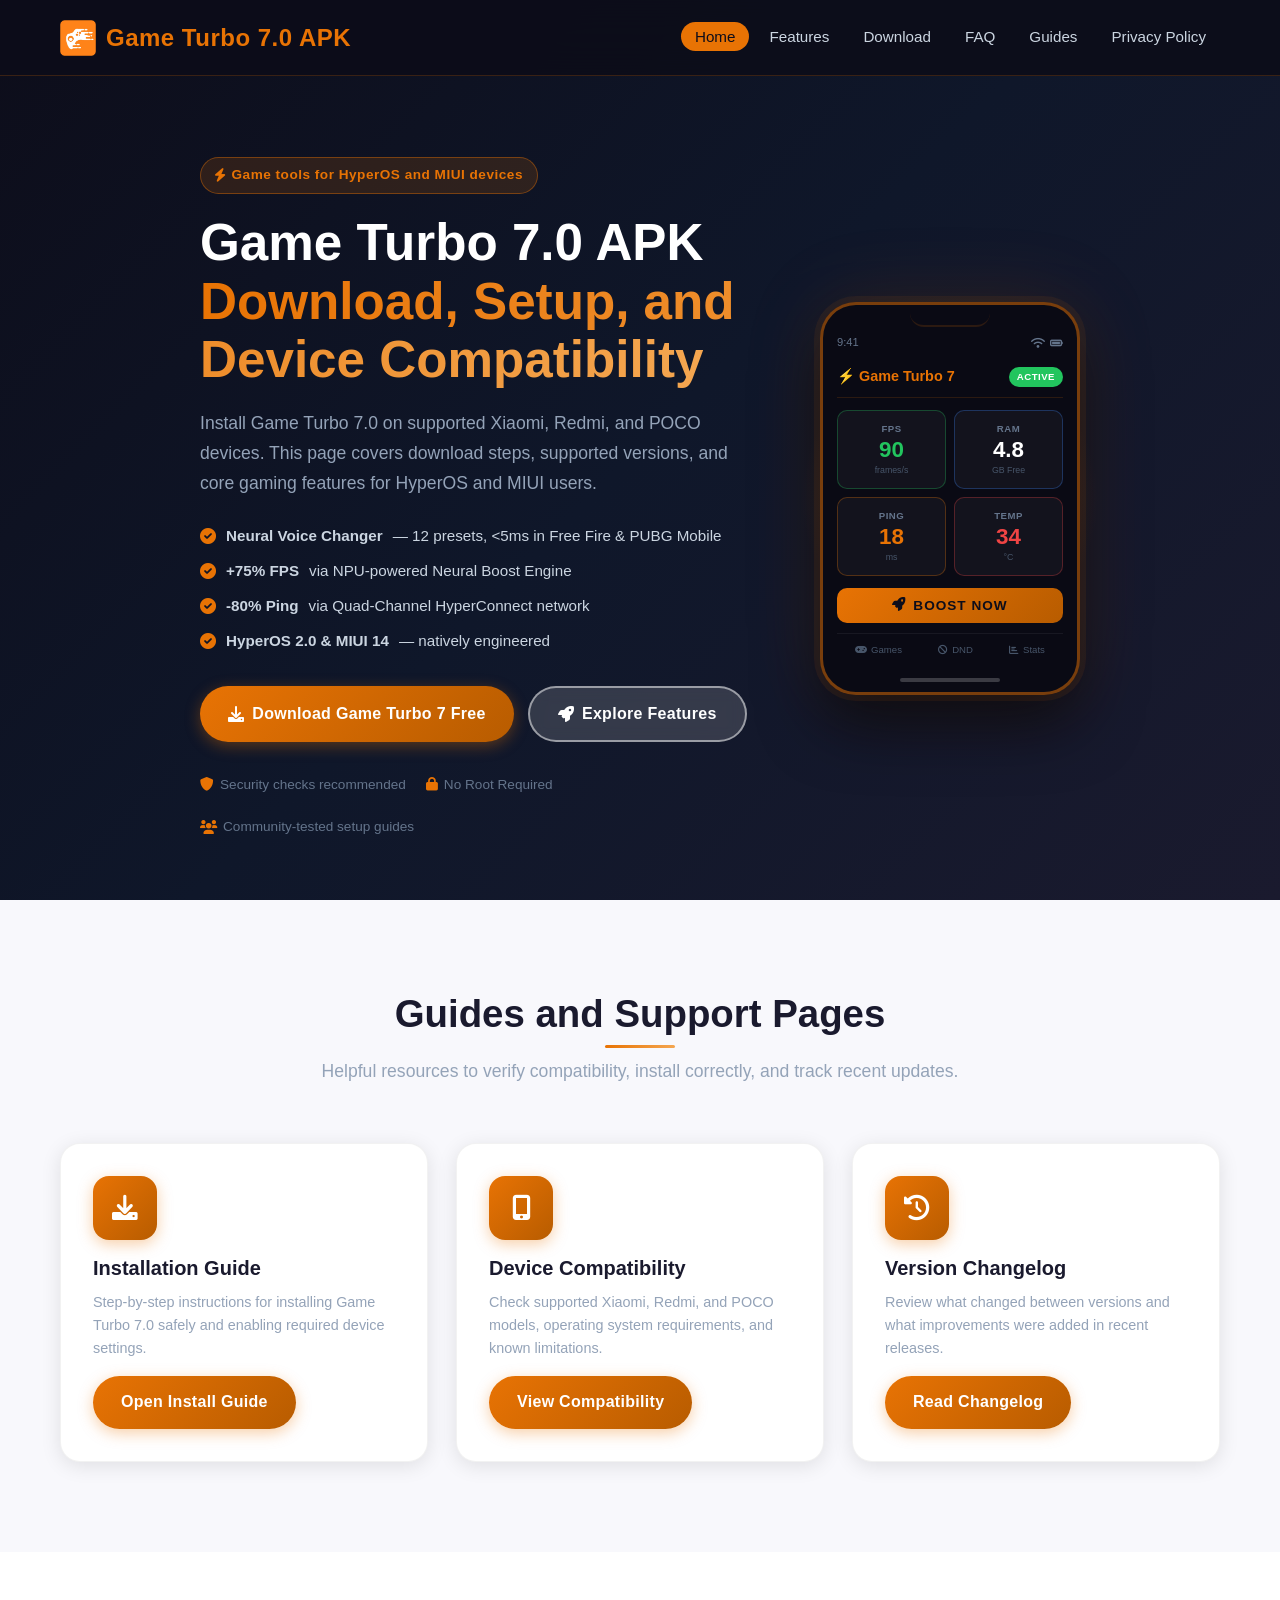
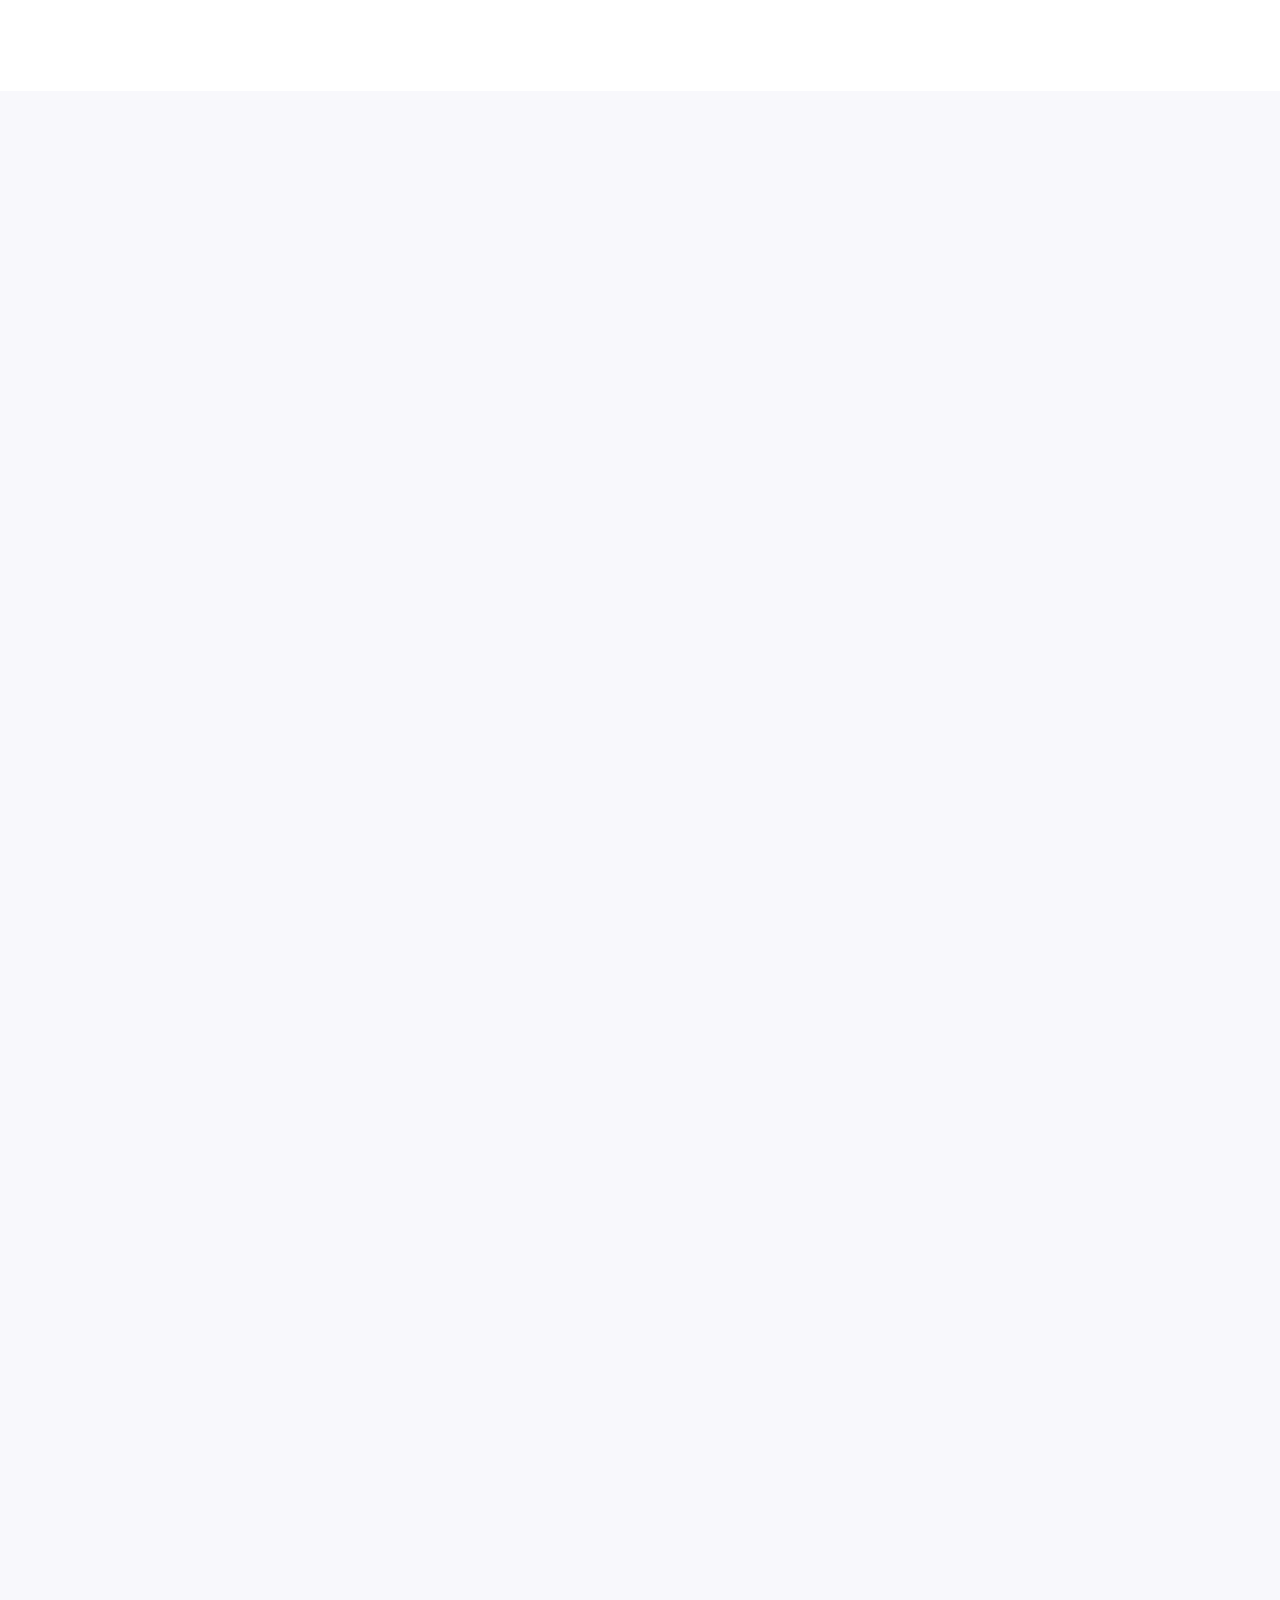
<file: index.html>
﻿<!DOCTYPE html>
<html lang="en">

<head>
    <meta charset="UTF-8">
    <meta name="viewport" content="width=device-width, initial-scale=1.0, maximum-scale=1.0, user-scalable=no">

    <!-- Primary SEO Meta Tags -->
    <title>Game Turbo 7.0 APK Download for HyperOS &amp; MIUI | Install Guide</title>
    <meta name="description" content="Download Game Turbo 7.0 APK for Xiaomi, Redmi, and POCO devices. Learn supported devices, installation steps, key features, and compatibility for HyperOS and MIUI.">
    <meta name="keywords" content="game turbo 7, game turbo 7.0 apk, game booster voice changer, game turbo 7 apk download, game turbo 7.0, hyperos game booster, xiaomi game turbo 7, game turbo voice changer, game turbo 7 download, best game booster voice changer android, game turbo apk, miui 14 game booster">
    <meta name="author" content="Game Turbo">
    <meta name="robots" content="index, follow">
    <link rel="canonical" href="https://gameturbo7apk.github.io/">
    <meta name="google-site-verification" content="fFUDmuusCdp3cyDlA1GdelPp0i50YPl1Bjgm3LKJd5A" />

    <!-- Open Graph / Facebook -->
    <meta property="og:type" content="website">
    <meta property="og:url" content="https://gameturbo7apk.github.io/">
    <meta property="og:title" content="Game Turbo 7.0 APK Download for HyperOS &amp; MIUI">
    <meta property="og:description" content="Install Game Turbo 7.0 APK with setup steps, compatibility information, and feature overview for Xiaomi, Redmi, and POCO devices.">
    <meta property="og:image" content="https://gameturbo7apk.github.io/images/og-banner.png">
    <meta property="og:locale" content="en_US">
    <meta property="og:site_name" content="Game Turbo 7.0 APK">
    <meta property="og:image:width" content="1200">
    <meta property="og:image:height" content="630">

    <!-- Twitter Card -->
    <meta name="twitter:card" content="summary_large_image">
    <meta name="twitter:title" content="Game Turbo 7.0 APK Download for HyperOS &amp; MIUI">
    <meta name="twitter:description" content="Get Game Turbo 7.0 APK with installation instructions, compatibility details, and feature overview.">

    <!-- Schema.org: SoftwareApplication -->
    <script type="application/ld+json">
    {
      "@context": "https://schema.org",
      "@type": "SoftwareApplication",
      "name": "Game Turbo 7.0",
      "alternateName": ["Game Turbo 7", "Game Turbo 7.0 APK", "Xiaomi Game Booster Voice Changer", "GT7 APK"],
      "operatingSystem": "Android 10.0+",
      "applicationCategory": "GameApplication",
      "applicationSubCategory": "Game Optimizer",
      "offers": {
        "@type": "Offer",
        "price": "0",
        "priceCurrency": "USD",
        "availability": "https://schema.org/InStock"
      },
      "description": "Game Turbo 7.0 APK is a gaming utility package for compatible Xiaomi ecosystem devices. Features and performance can vary by device model, firmware, and region.",
      "softwareVersion": "7.0.0.0",
      "fileSize": "55.6MB",
      "downloadUrl": "https://gameturbo7apk.github.io/#download",
      "screenshot": "https://gameturbo7apk.github.io/images/screenshot.png",
      "url": "https://gameturbo7apk.github.io/",
      "datePublished": "2025-01-01",
      "dateModified": "2026-04-09",
      "inLanguage": "en",
      "isAccessibleForFree": true,
      "device": "Xiaomi, Redmi, POCO",
      "featureList": "Neural Voice Changer, AI Neural Boost Engine, Quad-Channel Network, 10-App Floating Window, AI Neural Thermal Manager, GT7 ProStream Studio"
    }
    </script>

    <!-- Schema.org: WebPage + BreadcrumbList -->
    <script type="application/ld+json">
    {
      "@context": "https://schema.org",
      "@type": "WebPage",
      "name": "Game Turbo 7.0 APK Download for HyperOS and MIUI",
      "url": "https://gameturbo7apk.github.io/",
      "description": "Download and install guidance for Game Turbo 7.0 APK on compatible HyperOS and MIUI devices.",
      "inLanguage": "en",
      "isPartOf": {
        "@type": "WebSite",
        "name": "Game Turbo 7.0 APK",
        "url": "https://gameturbo7apk.github.io/"
      },
      "breadcrumb": {
        "@type": "BreadcrumbList",
        "itemListElement": [
          {
            "@type": "ListItem",
            "position": 1,
            "name": "Home",
            "item": "https://gameturbo7apk.github.io/"
          },
          {
            "@type": "ListItem",
            "position": 2,
            "name": "Download Game Turbo 7.0 APK",
            "item": "https://gameturbo7apk.github.io/#download"
          }
        ]
      },
      "datePublished": "2025-01-01",
      "dateModified": "2026-04-09"
    }
    </script>

    <!-- Schema.org: Organization -->
    <script type="application/ld+json">
    {
      "@context": "https://schema.org",
      "@type": "Organization",
      "name": "Game Turbo 7.0 APK Guides",
      "url": "https://gameturbo7apk.github.io/",
      "logo": "https://gameturbo7apk.github.io/images/gameturbo.webp"
    }
    </script>

    <!-- Schema.org: FAQPage -->
    <script type="application/ld+json">
    {
      "@context": "https://schema.org",
      "@type": "FAQPage",
      "mainEntity": [
        {
          "@type": "Question",
          "name": "What is Game Turbo 7.0 APK?",
          "acceptedAnswer": {
            "@type": "Answer",
            "text": "Game Turbo 7.0 APK is a gaming utility package for compatible Xiaomi ecosystem devices. It includes voice options, performance profiles, network tools, floating windows, and recording features, with availability depending on OS version, chipset, and firmware."
          }
        },
        {
          "@type": "Question",
          "name": "How is Game Turbo 7 voice changer different from other game boosters?",
          "acceptedAnswer": {
            "@type": "Answer",
            "text": "Game Turbo 7.0 documentation describes NPU-assisted voice processing on supported hardware with multiple presets and low-latency switching. Actual performance can vary by device, firmware, and game voice-chat implementation."
          }
        },
        {
          "@type": "Question",
          "name": "Does the Game Turbo 7 voice changer work in Free Fire and PUBG Mobile?",
          "acceptedAnswer": {
            "@type": "Answer",
            "text": "Voice effects can work in many games that use device microphone input. Compatibility may vary with game updates, anti-cheat policy changes, and regional firmware differences."
          }
        },
        {
          "@type": "Question",
          "name": "Which devices support Game Turbo 7.0?",
          "acceptedAnswer": {
            "@type": "Answer",
            "text": "Game Turbo 7.0 supports all Xiaomi, Redmi, and POCO devices running HyperOS 2.0 or MIUI 14+ with Android 10.0 and above. Supported models include Xiaomi 13, 14, 15 series; Redmi Note 12, 13, 14 series; POCO X5, X6, X7; POCO F5, F6, F7; and all HyperOS 2.0 flagship devices. Neural Voice Processing and the Neural Boost Engine require Snapdragon 8 Gen 1, Dimensity 9000, or higher chipsets."
          }
        },
        {
          "@type": "Question",
          "name": "Is Game Turbo 7.0 APK safe to download?",
          "acceptedAnswer": {
            "@type": "Answer",
            "text": "Use trusted download sources and scan APK files before installation. This site provides guidance and links, and users should verify file integrity and device compatibility independently."
          }
        },
        {
          "@type": "Question",
          "name": "Does Game Turbo 7.0 require root access?",
          "acceptedAnswer": {
            "@type": "Answer",
            "text": "In most supported setups, root is not required. For manual APK sideloading, enable Install from Unknown Sources under device settings and verify compatibility before installation."
          }
        },
        {
          "@type": "Question",
          "name": "How is Game Turbo 7.0 different from Game Turbo 5.0?",
          "acceptedAnswer": {
            "@type": "Answer",
            "text": "Compared with older Game Turbo builds, GT7 documentation highlights expanded voice options, networking changes, and newer HyperOS-focused integrations. Exact differences can vary by device and firmware."
          }
        },
        {
          "@type": "Question",
          "name": "How do I activate the voice changer in Game Turbo 7?",
          "acceptedAnswer": {
            "@type": "Answer",
            "text": "1) Launch a game from the GT7 library. 2) During gameplay, swipe from the right edge to open the GT7 side panel and tap the Neural Voice icon. 3) Choose from 12 presets — Robot, Alien, Female, Male, Echo, Helium, Monster, Deep, Warrior, Shadow, Crystal, or Whisper — the change applies in under 5ms. You can also save custom preset combinations to your GT7 Voice Profile for instant switching between matches."
          }
        },
        {
          "@type": "Question",
          "name": "Does Game Turbo 7 work on HyperOS 2.0?",
          "acceptedAnswer": {
            "@type": "Answer",
            "text": "Game Turbo 7.0 is designed for modern HyperOS and MIUI builds. Feature coverage and behavior can vary based on device generation, firmware channel, and regional ROM."
          }
        },
        {
          "@type": "Question",
          "name": "Does Game Turbo 7 voice changer affect performance or battery life?",
          "acceptedAnswer": {
            "@type": "Answer",
            "text": "Performance and battery impact depend on device hardware, firmware, and game configuration. Test settings on your own device to find the best balance between quality and performance."
          }
        }
      ]
    }
    </script>

    <!-- Schema.org: HowTo -->
    <script type="application/ld+json">
    {
      "@context": "https://schema.org",
      "@type": "HowTo",
      "name": "How to Install Game Turbo 7.0 APK",
      "description": "Step-by-step guide to download, install, and activate the Neural Voice Changer in Game Turbo 7.0 APK on Xiaomi, Redmi, and POCO devices running HyperOS 2.0 or MIUI 14+.",
      "totalTime": "PT5M",
      "estimatedCost": { "@type": "MonetaryAmount", "currency": "USD", "value": "0" },
      "step": [
        { "@type": "HowToStep", "position": 1, "name": "Download APK", "text": "Tap the Download button on this page to save the latest Game Turbo 7.0 APK to your device.", "url": "https://gameturbo7apk.github.io/#download" },
        { "@type": "HowToStep", "position": 2, "name": "Enable Unknown Sources", "text": "Go to Settings Privacy enable Install from Unknown Sources for your browser or file manager app." },
        { "@type": "HowToStep", "position": 3, "name": "Install APK", "text": "Open the downloaded APK file from your notifications or file manager and follow the on-screen installation prompts." },
        { "@type": "HowToStep", "position": 4, "name": "Activate Neural Voice Changer", "text": "Launch any game from the GT7 library. During gameplay, swipe from the right edge, tap the Neural Voice icon, and select from 12 presets — Robot, Alien, Female, Male, Echo, Helium, Monster, Deep, Warrior, Shadow, Crystal, or Whisper." }
      ]
    }
    </script>

    <link rel="preconnect" href="https://cdnjs.cloudflare.com" crossorigin>
    <link rel="dns-prefetch" href="https://cdnjs.cloudflare.com">
    <link rel="stylesheet" href="css/styles.css">
    <link rel="preload" href="https://cdnjs.cloudflare.com/ajax/libs/font-awesome/6.0.0/css/all.min.css" as="style" onload="this.onload=null;this.rel='stylesheet'">
    <noscript><link rel="stylesheet" href="https://cdnjs.cloudflare.com/ajax/libs/font-awesome/6.0.0/css/all.min.css"></noscript>
    <link rel="preload" as="image" href="images/gameturbo.webp">
    <link rel="icon" type="image/svg+xml" href="data:image/svg+xml,%3Csvg xmlns='http://www.w3.org/2000/svg' viewBox='0 0 64 64'%3E%3Crect width='64' height='64' rx='12' fill='%231a1a2e'/%3E%3Ctext x='50%25' y='54%25' text-anchor='middle' font-size='34' fill='%23E87304'%3E%E2%9A%A1%3C/text%3E%3C/svg%3E">
    <link rel="apple-touch-icon" href="data:image/svg+xml,%3Csvg xmlns='http://www.w3.org/2000/svg' viewBox='0 0 180 180'%3E%3Crect width='180' height='180' rx='36' fill='%231a1a2e'/%3E%3Ctext x='50%25' y='55%25' text-anchor='middle' font-size='96' fill='%23E87304'%3E%E2%9A%A1%3C/text%3E%3C/svg%3E">
    <meta name="theme-color" content="#E87304">
</head>

<body>
    <!-- ===== LOADING SCREEN ===== -->
    <!-- <div class="loading-screen" id="loadingScreen">
        <div class="loading-content">
            <div class="phone-loader">
                <div class="phone-status-bar">
                    <span>11:11</span>
                    <div class="status-icons">
                        <i class="fas fa-signal"></i>
                        <i class="fas fa-wifi"></i>
                        <i class="fas fa-battery-full"></i>
                    </div>
                </div>
                <div class="phone-screen-content">
                    <div class="loader-logo">
                        <img src="images/gameturbo.webp" alt="Game Turbo 7" class="loader-icon-img" style="height:48px;width:auto;object-fit:contain;">
                        <span class="loader-brand">Game Turbo 7.0</span>
                    </div>
                    <div class="loading-bar-container">
                        <div class="loading-bar"></div>
                    </div>
                    <div class="loading-text">Initializing Game Turbo 7.0...</div>
                </div>
            </div>
        </div>
    </div> -->

    <!-- ===== HEADER ===== -->
    <header id="mainHeader">
        <div class="header-container">
            <a href="./index.html" class="logo-link">
                <div class="logo">
                    <img src="images/gameturbo.webp" alt="Game Turbo 7 Logo" class="logo-icon" width="36" height="36" style="height:36px;width:auto;object-fit:contain;" fetchpriority="high" decoding="async">
                    <span class="logo-name">Game Turbo 7.0 APK</span>
                </div>
            </a>
            <div class="mobile-menu-toggle" id="mobileMenuToggle">
                <i class="fas fa-bars"></i>
            </div>
            <nav id="mainNav">
                <ul>
                    <li><a href="#hero" class="nav-link active">Home</a></li>
                    <li><a href="#features" class="nav-link">Features</a></li>
                    <li><a href="#download" class="nav-link">Download</a></li>
                    <li><a href="#faq" class="nav-link">FAQ</a></li>
                    <li><a href="#resources" class="nav-link">Guides</a></li>
                    <li><a href="privacy-policy.html" class="nav-link">Privacy Policy</a></li>
                </ul>
            </nav>
        </div>
    </header>

    <!-- ===== HERO SECTION ===== -->
    <section id="hero" class="hero-section">
        <div class="hero-bg-particles" aria-hidden="true">
            <span></span><span></span><span></span><span></span><span></span>
            <span></span><span></span><span></span><span></span><span></span>
        </div>
        <div class="hero-content">
            <div class="hero-text">
                <div class="hero-badge">
                    <i class="fas fa-bolt"></i> Game tools for HyperOS and MIUI devices
                </div>
                <h1>Game Turbo 7.0 APK<br><span class="highlight">Download, Setup, and Device Compatibility</span></h1>
                <p>Install Game Turbo 7.0 on supported Xiaomi, Redmi, and POCO devices. This page covers download steps, supported versions, and core gaming features for HyperOS and MIUI users.</p>
                <ul class="hero-features-list">
                    <li><i class="fas fa-check-circle"></i> <strong>Neural Voice Changer</strong> — 12 presets, &lt;5ms in Free Fire &amp; PUBG Mobile</li>
                    <li><i class="fas fa-check-circle"></i> <strong>+75% FPS</strong> via NPU-powered Neural Boost Engine</li>
                    <li><i class="fas fa-check-circle"></i> <strong>-80% Ping</strong> via Quad-Channel HyperConnect network</li>
                    <li><i class="fas fa-check-circle"></i> <strong>HyperOS 2.0 &amp; MIUI 14</strong> — natively engineered</li>
                </ul>
                <div class="hero-buttons">
                    <a href="#download" class="btn btn-primary">
                        <i class="fas fa-download"></i> Download Game Turbo 7 Free
                    </a>
                    <a href="#features" class="btn btn-secondary">
                        <i class="fas fa-rocket"></i> Explore Features
                    </a>
                </div>
                <div class="hero-trust">
                    <div class="trust-item"><i class="fas fa-shield-alt"></i> Security checks recommended</div>
                    <div class="trust-item"><i class="fas fa-lock"></i> No Root Required</div>
                    <div class="trust-item"><i class="fas fa-users"></i> Community-tested setup guides</div>
                </div>
            </div>

            <div class="hero-phone">
                <div class="phone-mockup">
                    <div class="phone-notch"></div>
                    <div class="phone-screen">
                        <div class="app-status-bar">
                            <span>9:41</span>
                            <div class="app-status-icons">
                                <i class="fas fa-wifi"></i>
                                <i class="fas fa-battery-full"></i>
                            </div>
                        </div>
                        <div class="app-header">
                            <span class="app-name">&#9889; Game Turbo 7</span>
                            <span class="app-status active-badge">ACTIVE</span>
                        </div>
                        <div class="app-stats-grid">
                            <div class="stat-box fps">
                                <span class="stat-label">FPS</span>
                                <span class="stat-value" id="fpsCounter">90</span>
                                <span class="stat-unit">frames/s</span>
                            </div>
                            <div class="stat-box ram">
                                <span class="stat-label">RAM</span>
                                <span class="stat-value">4.8</span>
                                <span class="stat-unit">GB Free</span>
                            </div>
                            <div class="stat-box ping">
                                <span class="stat-label">PING</span>
                                <span class="stat-value" id="pingCounter">18</span>
                                <span class="stat-unit">ms</span>
                            </div>
                            <div class="stat-box temp">
                                <span class="stat-label">TEMP</span>
                                <span class="stat-value">34</span>
                                <span class="stat-unit">&#176;C</span>
                            </div>
                        </div>
                        <div class="app-boost-btn">
                            <button class="boost-btn-inner" onclick="triggerBoostAnimation(this)">
                                <i class="fas fa-rocket"></i> BOOST NOW
                            </button>
                        </div>
                        <div class="app-bottom-nav">
                            <span><i class="fas fa-gamepad"></i> Games</span>
                            <span><i class="fas fa-ban"></i> DND</span>
                            <span><i class="fas fa-chart-bar"></i> Stats</span>
                        </div>
                    </div>
                    <div class="phone-home-bar"></div>
                </div>
                <div class="phone-glow" aria-hidden="true"></div>
            </div>
        </div>
    </section>

    <!-- ===== RESOURCES SECTION ===== -->
    <section id="resources" class="features-section">
        <div class="section-header">
            <h2>Guides and Support Pages</h2>
            <p>Helpful resources to verify compatibility, install correctly, and track recent updates.</p>
        </div>
        <div class="features-container">
            <article class="feature-card">
                <div class="feature-icon"><i class="fas fa-download"></i></div>
                <h3>Installation Guide</h3>
                <p>Step-by-step instructions for installing Game Turbo 7.0 safely and enabling required device settings.</p>
                <a href="install-guide.html" class="btn btn-primary">Open Install Guide</a>
            </article>
            <article class="feature-card">
                <div class="feature-icon"><i class="fas fa-mobile-alt"></i></div>
                <h3>Device Compatibility</h3>
                <p>Check supported Xiaomi, Redmi, and POCO models, operating system requirements, and known limitations.</p>
                <a href="compatibility.html" class="btn btn-primary">View Compatibility</a>
            </article>
            <article class="feature-card">
                <div class="feature-icon"><i class="fas fa-history"></i></div>
                <h3>Version Changelog</h3>
                <p>Review what changed between versions and what improvements were added in recent releases.</p>
                <a href="changelog.html" class="btn btn-primary">Read Changelog</a>
            </article>
        </div>
    </section>

    <!-- ===== WHAT IS SECTION ===== -->
    <section id="about" class="about-section" style="padding: 0px !important; background-color: white !important;">

        <div class="about-intro">
            <div class="about-intro-inner">
                <div class="about-intro-text">
                    <div class="about-label"><i class="fas fa-microchip"></i> The Most Advanced Game Booster Voice Changer Ever Built for Android</div>
                    <h2>What is Game Turbo 7.0 APK?</h2>
                    <p><strong>Game Turbo 7.0</strong> is designed for newer HyperOS and MIUI builds, with gaming-focused tools across performance, audio, and network management on supported devices.</p>
                    <p>The Neural Voice Changer delivers 12 presets — including GT7-exclusive Warrior, Shadow, Crystal, and Whisper — at &lt;5ms NPU latency in Free Fire, PUBG Mobile, and COD Mobile. Plus <strong>+75% FPS</strong>, <strong>-80% ping</strong>, 10-app floating windows, and 4K/60fps recording.</p>
                </div>
                <div class="about-stats-grid">
                    <div class="about-stat-card">
                        <span class="about-stat-value">+75%</span>
                        <span class="about-stat-label">FPS vs GT5's +55%</span>
                    </div>
                    <div class="about-stat-card">
                        <span class="about-stat-value">-80%</span>
                        <span class="about-stat-label">Ping vs GT5's -65%</span>
                    </div>
                    <div class="about-stat-card">
                        <span class="about-stat-value">12</span>
                        <span class="about-stat-label">Neural Voice Presets</span>
                    </div>
                    <div class="about-stat-card">
                        <span class="about-stat-value">&lt;5ms</span>
                        <span class="about-stat-label">Voice Processing Latency</span>
                    </div>
                </div>
            </div>
        </div>

        <div class="about-how">
            <div class="about-how-inner">
                <div class="about-block-header">
                    <span class="about-block-tag"><i class="fas fa-microchip"></i> Under the Hood</span>
                    <h3>How Game Turbo 7's 6-Stage Neural Launch Sequence Works</h3>
                    <p>Six NPU-accelerated systems fire the instant you launch a game from the GT7 library — each one a dramatic upgrade over every previous Game Turbo version</p>
                </div>
                <div class="about-timeline">
                    <div class="about-tl-item">
                        <div class="about-tl-step">1</div>
                        <div class="about-tl-content">
                            <div class="about-tl-icon"><i class="fas fa-microchip"></i></div>
                            <div class="about-tl-text">
                                <h4>NPU Game Profile Recognition</h4>
                                <p>GT7's Neural Boost Engine uses the HyperOS 2.0 NPU to pre-load a tailored CPU, GPU, and thermal profile per game before the first frame renders — eliminating cold-start FPS dips entirely.</p>
                            </div>
                        </div>
                    </div>
                    <div class="about-tl-item">
                        <div class="about-tl-step">2</div>
                        <div class="about-tl-content">
                            <div class="about-tl-icon"><i class="fas fa-microphone-alt"></i></div>
                            <div class="about-tl-text">
                                <h4>Neural Voice Changer Initialization</h4>
                                <p>GT7's Neural Voice Changer initialises its deep-learning pipeline on the NPU at the HyperOS audio driver level — isolated from game CPU and GPU resources, delivering &lt;5ms latency with zero FPS impact at 144Hz.</p>
                            </div>
                        </div>
                    </div>
                    <div class="about-tl-item">
                        <div class="about-tl-step">3</div>
                        <div class="about-tl-content">
                            <div class="about-tl-icon"><i class="fas fa-network-wired"></i></div>
                            <div class="about-tl-text">
                                <h4>Quad-Channel HyperConnect Network</h4>
                                <p>GT7 bonds Wi-Fi, dual LTE, and an auxiliary channel via HyperOS 2.0's HyperConnect stack — delivering -80% ping with kernel-level QoS that prioritises every game packet over all background traffic.</p>
                            </div>
                        </div>
                    </div>
                    <div class="about-tl-item">
                        <div class="about-tl-step">4</div>
                        <div class="about-tl-content">
                            <div class="about-tl-icon"><i class="fas fa-thermometer-half"></i></div>
                            <div class="about-tl-text">
                                <h4>AI Neural Thermal Manager</h4>
                                <p>Trained on 200+ device-game thermal profiles, GT7's Neural Thermal Manager redistributes CPU-to-GPU workloads before throttling occurs — sustaining peak performance throughout full gaming sessions.</p>
                            </div>
                        </div>
                    </div>
                    <div class="about-tl-item">
                        <div class="about-tl-step">5</div>
                        <div class="about-tl-content">
                            <div class="about-tl-icon"><i class="fas fa-window-restore"></i></div>
                            <div class="about-tl-text">
                                <h4>10-App Floating Window Compositor</h4>
                                <p>GT7 delivers 10 GPU-composited floating windows with 4K picture-in-picture via HyperOS 2.0's Adaptive Layer API — zero game FPS cost, each window independently resizable and persistent across app switches.</p>
                            </div>
                        </div>
                    </div>
                    <div class="about-tl-item">
                        <div class="about-tl-step">6</div>
                        <div class="about-tl-content">
                            <div class="about-tl-icon"><i class="fas fa-video"></i></div>
                            <div class="about-tl-text">
                                <h4>GT7 ProStream Studio Ready</h4>
                                <p>ProStream Studio uses the hardware encoder to record at 4K/60fps with zero GPU overhead, while AI Highlight Reel auto-clips your best plays in real time.</p>
                            </div>
                        </div>
                    </div>
                </div>
                <div class="about-how-note">
                    <i class="fas fa-info-circle"></i>
                    <span><strong>Note:</strong> Neural Voice Processing, NPU Game Profiles, and Quad-Channel Network require Snapdragon 8 Gen 1, Dimensity 9000, or higher. All six stages activate automatically.</span>
                </div>
            </div>
        </div>

    </section>

    <!-- ===== COMPARISON SECTION ===== -->
    <section id="comparison" class="comparison-section">
        <div class="section-header">
            <h2>Game Turbo 7.0 vs Game Turbo 5.0</h2>
            <p>A complete feature-by-feature comparison — see exactly how far Game Turbo 7's game booster voice changer technology has advanced beyond GT5</p>
        </div>
        <div class="comparison-table-wrap">
            <table class="comparison-table" role="table">
                <thead>
                    <tr>
                        <th scope="col">Feature</th>
                        <th scope="col" class="col-v3">Game Turbo 5.0</th>
                        <th scope="col" class="col-v4">Game Turbo 7.0 <span class="badge-new">LATEST</span></th>
                    </tr>
                </thead>
                <tbody>
                    <tr>
                        <td>Voice Changer Presets</td>
                        <td class="neutral-cell">8 presets, DSP-processed</td>
                        <td class="win-cell"><i class="fas fa-check-circle"></i> <strong>12 presets, NPU Neural Processing</strong></td>
                    </tr>
                    <tr>
                        <td>Voice Changer Latency</td>
                        <td class="neutral-cell">Under 10ms</td>
                        <td class="win-cell"><i class="fas fa-check-circle"></i> <strong>Under 5ms — 2x faster</strong></td>
                    </tr>
                    <tr>
                        <td>FPS Boost</td>
                        <td class="neutral-cell">Up to +55%</td>
                        <td class="win-cell"><i class="fas fa-check-circle"></i> <strong>Up to +75%</strong></td>
                    </tr>
                    <tr>
                        <td>Ping Reduction</td>
                        <td class="neutral-cell">Up to -65%</td>
                        <td class="win-cell"><i class="fas fa-check-circle"></i> <strong>Up to -80%</strong></td>
                    </tr>
                    <tr>
                        <td>Network Mode</td>
                        <td class="neutral-cell">Triple-Channel Bonding</td>
                        <td class="win-cell"><i class="fas fa-check-circle"></i> <strong>Quad-Channel HyperConnect</strong></td>
                    </tr>
                    <tr>
                        <td>Floating Windows</td>
                        <td class="neutral-cell">7 apps</td>
                        <td class="win-cell"><i class="fas fa-check-circle"></i> <strong>10 apps with 4K PiP</strong></td>
                    </tr>
                    <tr>
                        <td>Screen Recording</td>
                        <td class="neutral-cell">1080p / 60fps</td>
                        <td class="win-cell"><i class="fas fa-check-circle"></i> <strong>4K / 60fps ProStream Studio</strong></td>
                    </tr>
                    <tr>
                        <td>Thermal Management</td>
                        <td class="neutral-cell">AI Predictive Thermal Shield</td>
                        <td class="win-cell"><i class="fas fa-check-circle"></i> <strong>NPU Neural Thermal Manager</strong></td>
                    </tr>
                    <tr>
                        <td>Boost Engine</td>
                        <td class="neutral-cell">AI Smart Boost (self-learning)</td>
                        <td class="win-cell"><i class="fas fa-check-circle"></i> <strong>Neural Boost Engine (NPU-native)</strong></td>
                    </tr>
                    <tr>
                        <td>OS Integration</td>
                        <td class="neutral-cell">MIUI 13+ &amp; HyperOS 1.0</td>
                        <td class="win-cell"><i class="fas fa-check-circle"></i> <strong>HyperOS 2.0 Native + MIUI 14</strong></td>
                    </tr>
                    <tr>
                        <td>Voice Profile Saving</td>
                        <td class="lose-cell"><i class="fas fa-times-circle"></i> Not available</td>
                        <td class="win-cell"><i class="fas fa-check-circle"></i> <strong>Custom GT7 Voice Profiles</strong></td>
                    </tr>
                    <tr>
                        <td>AI Highlight Clipping</td>
                        <td class="neutral-cell">Basic auto-clip</td>
                        <td class="win-cell"><i class="fas fa-check-circle"></i> <strong>Real-Time AI Highlight Reel</strong></td>
                    </tr>
                </tbody>
            </table>
        </div>
        <p class="comparison-verdict"><i class="fas fa-trophy"></i> <strong>Verdict:</strong> GT7 introduces several notable upgrades, including expanded voice options, improved networking features, and newer HyperOS integration.</p>
    </section>

    <!-- ===== FEATURES SECTION ===== -->
    <section id="features" class="features-section">
        <div class="section-header">
            <h2>Game Turbo 7.0 — Six NPU-Powered Gaming Features</h2>
            <p>The most capable game booster voice changer, network accelerator, thermal manager, and performance engine ever built into a Xiaomi device.</p>
        </div>
        <div class="features-container">
            <article class="feature-card">
                <div class="feature-icon"><i class="fas fa-microphone-alt"></i></div>
                <div class="feature-badge">12 PRESETS · &lt;5ms NEURAL NPU</div>
                <h3>Neural Voice Changer for Gaming Profiles</h3>
                <p>GT7's NPU-powered voice changer delivers 12 presets — including exclusive Warrior, Shadow, Crystal &amp; Whisper — at under 5ms latency in Free Fire, PUBG Mobile &amp; COD Mobile. Save custom presets to your GT7 Voice Profile for instant in-match switching.</p>
                <ul class="feature-list">
                    <li><i class="fas fa-check"></i> 12 Neural Voice Presets — 4 GT7-exclusive modes</li>
                    <li><i class="fas fa-check"></i> &lt;5ms NPU latency — 2× faster than GT5</li>
                    <li><i class="fas fa-check"></i> Custom Voice Profile saving</li>
                    <li><i class="fas fa-check"></i> Works with many voice-chat games (device and game dependent)</li>
                </ul>
            </article>

            <article class="feature-card">
                <div class="feature-icon"><i class="fas fa-microchip"></i></div>
                <div class="feature-badge">+75% FPS · NPU NEURAL BOOST</div>
                <h3>Neural Boost Engine — NPU-Accelerated FPS</h3>
                <p>The Neural Boost Engine uses HyperOS 2.0's NPU to optimise CPU, GPU shader caching, and RAM allocation per game in real time — delivering +75% FPS with consistent 144Hz frame pacing, 20% more than GT5.</p>
                <ul class="feature-list">
                    <li><i class="fas fa-check"></i> NPU-native per-game optimisation</li>
                    <li><i class="fas fa-check"></i> Real-time GPU shader pre-warming</li>
                    <li><i class="fas fa-check"></i> Adaptive 144Hz frame pacing</li>
                    <li><i class="fas fa-check"></i> +75% FPS — 20% more than GT5</li>
                </ul>
            </article>

            <article class="feature-card">
                <div class="feature-icon"><i class="fas fa-network-wired"></i></div>
                <div class="feature-badge">-80% PING · QUAD-CHANNEL</div>
                <h3>Quad-Channel HyperConnect Network</h3>
                <p>Bonds Wi-Fi + dual LTE + auxiliary path simultaneously via HyperOS 2.0's HyperConnect API. Kernel-level QoS keeps game packets first — cutting ping by 80% with automatic channel failover.</p>
                <ul class="feature-list">
                    <li><i class="fas fa-check"></i> 4-channel simultaneous bonding</li>
                    <li><i class="fas fa-check"></i> HyperOS 2.0 HyperConnect API</li>
                    <li><i class="fas fa-check"></i> Auto 4→3→2 channel failover</li>
                    <li><i class="fas fa-check"></i> -80% ping — 15% better than GT5</li>
                </ul>
            </article>

            <article class="feature-card">
                <div class="feature-icon"><i class="fas fa-window-restore"></i></div>
                <div class="feature-badge">10 WINDOWS · 4K PiP</div>
                <h3>10-App Floating Window Compositor</h3>
                <p>Run 10 GPU-composited overlay apps simultaneously — up from GT5's 7 — with 4K picture-in-picture video, gesture snapping, and zero game FPS impact.</p>
                <ul class="feature-list">
                    <li><i class="fas fa-check"></i> 10 simultaneous floating windows</li>
                    <li><i class="fas fa-check"></i> 4K picture-in-picture support</li>
                    <li><i class="fas fa-check"></i> GPU-composited — zero FPS cost</li>
                    <li><i class="fas fa-check"></i> 3 more windows than GT5</li>
                </ul>
            </article>

            <article class="feature-card">
                <div class="feature-icon"><i class="fas fa-thermometer-half"></i></div>
                <div class="feature-badge">NPU-TRAINED · 200+ GAME MODELS</div>
                <h3>AI Neural Thermal Manager</h3>
                <p>Trained on 200+ device-game thermal profiles, GT7's Neural Thermal Manager proactively redistributes CPU-to-GPU workloads in real time — zero temperature-induced frame drops across full sessions.</p>
                <ul class="feature-list">
                    <li><i class="fas fa-check"></i> NPU-trained on 200+ game models</li>
                    <li><i class="fas fa-check"></i> Real-time CPU↔GPU workload balancing</li>
                    <li><i class="fas fa-check"></i> Zero FPS throttle in sustained play</li>
                    <li><i class="fas fa-check"></i> Surpasses GT5's predictive shield</li>
                </ul>
            </article>

            <article class="feature-card">
                <div class="feature-icon"><i class="fas fa-video"></i></div>
                <div class="feature-badge">GT7-EXCLUSIVE · 4K/60fps AI REEL</div>
                <h3>GT7 ProStream Studio — 4K Game Recorder</h3>
                <p>Records gameplay at 4K/60fps via hardware encoder with zero GPU overhead, while the AI Highlight Reel auto-clips kills and clutch moments in real time — a 4× resolution upgrade over GT5's 1080p recorder.</p>
                <ul class="feature-list">
                    <li><i class="fas fa-check"></i> 4K / 60fps hardware-encoded recording</li>
                    <li><i class="fas fa-check"></i> Real-time AI Highlight Reel</li>
                    <li><i class="fas fa-check"></i> Live performance HUD overlay</li>
                    <li><i class="fas fa-check"></i> 4× resolution upgrade over GT5</li>
                </ul>
            </article>
        </div>
    </section>

    <!-- ===== WHY CHOOSE SECTION ===== -->
    <section id="why-choose" class="why-section">
        <div class="section-header">
            <h2>Why Game Turbo 7 Is the Best Game Booster Voice Changer on Android</h2>
            <p>Four GT7-exclusive advantages no third-party app or previous Game Turbo version can match.</p>
        </div>
        <div class="why-container">
            <div class="why-card">
                <div class="why-icon"><i class="fas fa-microphone-alt"></i></div>
                <h3>NPU-Powered Voice Changer — No Other Game Booster Comes Close</h3>
                <p>Some game tools rely on DSP-based effects, while GT7 documentation highlights NPU-assisted voice processing on supported devices with multiple presets and low-latency switching.</p>
            </div>
            <div class="why-card">
                <div class="why-icon"><i class="fas fa-microchip"></i></div>
                <h3>First Game Engine Built Natively for HyperOS 2.0</h3>
                <p>GT7 is aligned with newer HyperOS integrations, including updated performance and networking behavior on supported devices. Available features may vary by model and firmware branch.</p>
            </div>
            <div class="why-card">
                <div class="why-icon"><i class="fas fa-network-wired"></i></div>
                <h3>Quad-Channel Network — 4 Simultaneous Connections in Your Game</h3>
                <p>GT7's Quad-Channel HyperConnect bonds Wi-Fi, dual LTE, and an auxiliary path simultaneously with kernel QoS enforcement — delivering -80% ping that no Play Store app can replicate.</p>
            </div>
            <div class="why-card">
                <div class="why-icon"><i class="fas fa-trophy"></i></div>
                <h3>The Biggest Leap in Game Turbo History</h3>
                <p>GT7 rebuilds every subsystem — NPU over DSP for voice, Quad-Channel over Triple for network, 4K over 1080p for recording, 10 over 7 windows for multitasking. The single largest upgrade in Game Turbo history.</p>
            </div>
        </div>
        <div class="compat-strip">
            <span><i class="fas fa-mobile-alt"></i> HyperOS 2.0 &amp; MIUI 14+</span>
            <span><i class="fab fa-android"></i> Android 10.0+</span>
            <span><i class="fas fa-microphone-alt"></i> Neural Voice Changer</span>
            <span><i class="fas fa-unlock-alt"></i> No Root Required</span>
            <span><i class="fas fa-check-circle"></i> Xiaomi / Redmi / POCO</span>
            <span><i class="fas fa-microchip"></i> NPU-Accelerated Engine</span>
        </div>
    </section>

    <!-- ===== COMPATIBLE GAMES SECTION ===== -->
    <section id="games" class="games-section">
        <div class="section-header">
            <h2>Compatible Games for Game Turbo 7.0 APK</h2>
            <p>All six GT7 engines activate instantly — Neural Voice Changer, Neural Boost, Quad-Channel network, 10-app windows, Neural Thermal, and ProStream Studio.</p>
        </div>
        <div class="games-carousel">
            <div class="carousel-controls">
                <button class="carousel-control prev" aria-label="Previous games"><i class="fas fa-chevron-left"></i></button>
                <button class="carousel-control next" aria-label="Next games"><i class="fas fa-chevron-right"></i></button>
            </div>
            <div class="carousel-container" id="gamesCarousel">
                <!-- Populated by JavaScript -->
            </div>
        </div>
    </section>

    <!-- ===== DOWNLOAD SECTION ===== -->
    <section id="download" class="download-section">
        <div class="section-header">
            <h2>Download Game Turbo 7.0 APK</h2>
            <p>Latest Version 7.0.0.0 — Download Game Turbo 7 APK with NPU Neural Voice Changer for Xiaomi, Redmi, and POCO devices. Free, safe, no root required.</p>
        </div>

        <div class="download-main">
            <div class="download-card-main">
                <div class="download-card-top">
                    <div class="download-app-icon">
                        <img src="images/gameturbo.webp" alt="Game Turbo 7.0 Icon">
                    </div>
                    <div class="download-app-info">
                        <h3>Game Turbo 7.0 APK</h3>
                        <p class="download-meta">
                            <span><i class="fas fa-tag"></i> Version 7.0.0.0</span>
                            <span><i class="fas fa-hdd"></i> 55.6 MB</span>
                            <span><i class="fab fa-android"></i> Android 10.0+</span>
                        </p>
                        <div class="download-rating">
                            <i class="fas fa-star"></i><i class="fas fa-star"></i><i class="fas fa-star"></i><i class="fas fa-star"></i><i class="fas fa-star-half-alt"></i>
                            <span>4.9 / 5</span>
                        </div>
                    </div>
                </div>
                <ul class="download-features">
                    <li><i class="fas fa-check"></i> Neural Voice Changer — 12 presets, &lt;5ms NPU latency</li>
                    <li><i class="fas fa-check"></i> Neural Boost Engine (+75% FPS)</li>
                    <li><i class="fas fa-check"></i> Quad-Channel HyperConnect network (-80% ping)</li>
                    <li><i class="fas fa-check"></i> 10-app floating window compositor with 4K PiP</li>
                    <li><i class="fas fa-check"></i> GT7 ProStream Studio — 4K/60fps with AI Highlight Reel</li>
                    <li><i class="fas fa-check"></i> AI Neural Thermal Manager (NPU-trained)</li>
                </ul>
                <div class="download-trust-badges">
                    <span><i class="fas fa-shield-alt"></i> Virus Free</span>
                    <span><i class="fas fa-lock"></i> SSL Secured</span>
                    <span><i class="fas fa-bolt"></i> No Root</span>
                    <span><i class="fas fa-award"></i> Official APK</span>
                </div>
                <a href="#" class="btn btn-primary btn-download-main download-btn" data-os="android">
                    <i class="fas fa-download"></i> Download Game Turbo 7.0 APK
                </a>
            </div>

            <div class="download-side">
                <div class="system-requirements">
                    <h3><i class="fas fa-cogs"></i> System Requirements</h3>
                    <ul>
                        <li>
                            <span class="req-label"><i class="fas fa-mobile-alt"></i> OS Version</span>
                            <span class="req-value">HyperOS 2.0 / MIUI 14+</span>
                        </li>
                        <li>
                            <span class="req-label"><i class="fab fa-android"></i> Android</span>
                            <span class="req-value">Android 10.0+</span>
                        </li>
                        <li>
                            <span class="req-label"><i class="fas fa-hdd"></i> Storage</span>
                            <span class="req-value">55.6 MB free space</span>
                        </li>
                        <li>
                            <span class="req-label"><i class="fas fa-microchip"></i> Chipset</span>
                            <span class="req-value">Snapdragon 778G / Dimensity 1200+</span>
                        </li>
                        <li>
                            <span class="req-label"><i class="fas fa-unlock-alt"></i> Root</span>
                            <span class="req-value">Not required</span>
                        </li>
                        <li>
                            <span class="req-label"><i class="fas fa-check-circle"></i> Devices</span>
                            <span class="req-value">Xiaomi, Redmi, POCO</span>
                        </li>
                        <li>
                            <span class="req-label"><i class="fas fa-tag"></i> Latest Version</span>
                            <span class="req-value">7.0.0.0 (2026)</span>
                        </li>
                    </ul>
                </div>
            </div>
        </div>

        <div class="download-steps">
            <h3>How to Install Game Turbo 7.0 APK</h3>
            <div class="steps-container">
                <div class="step">
                    <div class="step-number">1</div>
                    <div class="step-content">
                        <h4>Download APK</h4>
                        <p>Tap the Download button above to save the latest Game Turbo 7.0 APK file directly to your device</p>
                    </div>
                </div>
                <div class="step">
                    <div class="step-number">2</div>
                    <div class="step-content">
                        <h4>Enable Unknown Sources</h4>
                        <p>Go to Settings &rarr; Privacy &rarr; Enable "Install from Unknown Sources" for your file manager or browser</p>
                    </div>
                </div>
                <div class="step">
                    <div class="step-number">3</div>
                    <div class="step-content">
                        <h4>Install APK</h4>
                        <p>Open the downloaded APK from your notifications or file manager and follow the on-screen installation steps</p>
                    </div>
                </div>
                <div class="step">
                    <div class="step-number">4</div>
                    <div class="step-content">
                        <h4>Activate Neural Voice Changer</h4>
                        <p>Launch any game from the GT7 library, swipe from the right edge during gameplay, tap Neural Voice, and select from 12 presets instantly</p>
                    </div>
                </div>
            </div>
        </div>
    </section>

    <!-- ===== FAQ SECTION ===== -->
    <section id="faq" class="faq-section">
        <div class="section-header">
            <h2>Frequently Asked Questions About Game Turbo 7.0</h2>
            <p>Everything you need to know about Game Turbo 7 APK and its Neural Voice Changer game booster technology — answered in detail</p>
        </div>
        <div class="faq-container">
            <div class="faq-item">
                <button class="faq-question" aria-expanded="false">
                    <span><i class="fas fa-question-circle faq-icon"></i> What is Game Turbo 7.0 APK?</span>
                    <i class="fas fa-chevron-down faq-arrow"></i>
                </button>
                <div class="faq-answer">
                    <p>Game Turbo 7.0 APK is a gaming utility package for supported Xiaomi ecosystem devices, with voice tools, performance profiles, network options, and recording features depending on device and ROM support.</p>
                </div>
            </div>
            <div class="faq-item">
                <button class="faq-question" aria-expanded="false">
                    <span><i class="fas fa-microphone-alt faq-icon"></i> How is Game Turbo 7's voice changer different from other game boosters?</span>
                    <i class="fas fa-chevron-down faq-arrow"></i>
                </button>
                <div class="faq-answer">
                    <p>GT7 documentation describes NPU-assisted voice processing on compatible hardware with multiple presets and fast switching. Actual behavior may vary by chipset, firmware, and game audio path.</p>
                </div>
            </div>
            <div class="faq-item">
                <button class="faq-question" aria-expanded="false">
                    <span><i class="fas fa-gamepad faq-icon"></i> Does the Game Turbo 7 voice changer work in Free Fire and PUBG Mobile?</span>
                    <i class="fas fa-chevron-down faq-arrow"></i>
                </button>
                <div class="faq-answer">
                    <p>In many voice-chat games, users can use the voice effects after enabling the relevant options. Compatibility can vary by title updates, device firmware, and in-game voice implementation.</p>
                </div>
            </div>
            <div class="faq-item">
                <button class="faq-question" aria-expanded="false">
                    <span><i class="fas fa-mobile-alt faq-icon"></i> Which devices support Game Turbo 7.0?</span>
                    <i class="fas fa-chevron-down faq-arrow"></i>
                </button>
                <div class="faq-answer">
                    <p>Game Turbo 7.0 supports all Xiaomi, Redmi, and POCO devices on HyperOS 2.0 or MIUI 14+ with Android 10.0+. Neural Voice Processing and Neural Boost Engine require Snapdragon 8 Gen 1 or Dimensity 9000+; basic features work on Snapdragon 778G / Dimensity 1200+.</p>
                </div>
            </div>
            <div class="faq-item">
                <button class="faq-question" aria-expanded="false">
                    <span><i class="fas fa-shield-alt faq-icon"></i> Is Game Turbo 7.0 APK safe to download?</span>
                    <i class="fas fa-chevron-down faq-arrow"></i>
                </button>
                <div class="faq-answer">
                    <p>Use only trusted download sources and always scan APK files before installation. This website provides guidance and download resources, but users should verify package integrity on their own devices.</p>
                </div>
            </div>
            <div class="faq-item">
                <button class="faq-question" aria-expanded="false">
                    <span><i class="fas fa-unlock-alt faq-icon"></i> Does Game Turbo 7.0 require root access?</span>
                    <i class="fas fa-chevron-down faq-arrow"></i>
                </button>
                <div class="faq-answer">
                    <p>No root required. GT7 is a native HyperOS system app — all features run with standard user permissions only. For APK sideloading, enable "Install from Unknown Sources" under Settings &rarr; Privacy. Device warranty is unaffected.</p>
                </div>
            </div>
            <div class="faq-item">
                <button class="faq-question" aria-expanded="false">
                    <span><i class="fas fa-balance-scale faq-icon"></i> How is Game Turbo 7.0 different from Game Turbo 5.0?</span>
                    <i class="fas fa-chevron-down faq-arrow"></i>
                </button>
                <div class="faq-answer">
                    <p>Compared with older builds, GT7 documentation highlights expanded presets, updated networking options, and newer HyperOS-oriented integration. Exact differences vary by device and software version.</p>
                </div>
            </div>
            <div class="faq-item">
                <button class="faq-question" aria-expanded="false">
                    <span><i class="fas fa-cog faq-icon"></i> How do I activate the voice changer in Game Turbo 7?</span>
                    <i class="fas fa-chevron-down faq-arrow"></i>
                </button>
                <div class="faq-answer">
                    <p>Launch a game from the GT7 library, swipe from the right edge during gameplay, and tap the Neural Voice icon. Choose from 12 presets — Robot, Alien, Female, Male, Echo, Helium, Monster, Deep, Warrior, Shadow, Crystal, or Whisper — applied in under 5ms. Save favourites to a GT7 Voice Profile for instant in-match switching.</p>
                </div>
            </div>
            <div class="faq-item">
                <button class="faq-question" aria-expanded="false">
                    <span><i class="fas fa-mobile-alt faq-icon"></i> Does Game Turbo 7 work on HyperOS 2.0?</span>
                    <i class="fas fa-chevron-down faq-arrow"></i>
                </button>
                <div class="faq-answer">
                    <p>GT7 is designed for modern HyperOS and MIUI builds. Feature support can differ depending on device generation, regional ROM, and installed firmware.</p>
                </div>
            </div>
            <div class="faq-item">
                <button class="faq-question" aria-expanded="false">
                    <span><i class="fas fa-battery-three-quarters faq-icon"></i> Does Game Turbo 7's voice changer affect performance or battery life?</span>
                    <i class="fas fa-chevron-down faq-arrow"></i>
                </button>
                <div class="faq-answer">
                    <p>Impact on performance and battery life depends on device hardware, game settings, and firmware. Test with your own usage profile to balance voice effects and frame stability.</p>
                </div>
            </div>
        </div>
    </section>

    <!-- ===== FOOTER ===== -->
    <footer>
        <div class="footer-inner">
            <div class="footer-brand-logo">
                <img src="images/gameturbo.webp" alt="Game Turbo 7" class="footer-logo-icon" style="height:28px;width:auto;object-fit:contain;vertical-align:middle;">
                <span class="footer-logo-name">Game Turbo 7</span>
            </div>
            <div class="footer-links-row">
                <a href="#features">Features</a>
                <a href="#download">Download</a>
                <a href="#games">Games</a>
                <a href="#faq">FAQ</a>
                <a href="install-guide.html">Install Guide</a>
                <a href="compatibility.html">Compatibility</a>
                <a href="changelog.html">Changelog</a>
                <a href="privacy-policy.html">Privacy Policy</a>
            </div>
            <p class="footer-copy">&copy; 2026 Game Turbo. All rights reserved.</p>
            <p class="footer-disclaimer">This is an independent informational website about Game Turbo features and installation resources for compatible devices.</p>
        </div>
    </footer>

    <!-- ===== DOWNLOAD MODAL ===== -->
    <div id="download-modal" class="modal" role="dialog" aria-modal="true" aria-labelledby="modalTitle">
        <div class="modal-content">
            <span class="close-modal" id="closeModal" aria-label="Close">&times;</span>
            <div class="modal-header">
                <h2 id="modalTitle"><i class="fas fa-download"></i> Download Game Turbo 7.0 APK</h2>
            </div>
            <div class="modal-body">
                <p class="download-message">You are downloading <strong>Game Turbo 7.0 APK</strong> for Android.</p>
                <div class="download-info">
                    <div class="download-progress-container" role="progressbar" aria-valuenow="0" aria-valuemin="0" aria-valuemax="100">
                        <div class="download-progress" id="downloadProgress"></div>
                    </div>
                    <p class="download-status" id="downloadStatus">Preparing download...</p>
                </div>
                <div class="download-actions">
                    <button class="btn btn-primary" id="start-download">
                        <i class="fas fa-download"></i> Start Download
                    </button>
                </div>
                <div class="download-notes">
                    <p><i class="fas fa-info-circle"></i> Enable "Install from Unknown Sources" before installing the APK.</p>
                    <p><i class="fas fa-shield-alt"></i> For safety, scan files locally and install only from sources you trust.</p>
                </div>
            </div>
        </div>
    </div>

    <script src="js/script.js" defer></script>
</body>

</html>
</file>
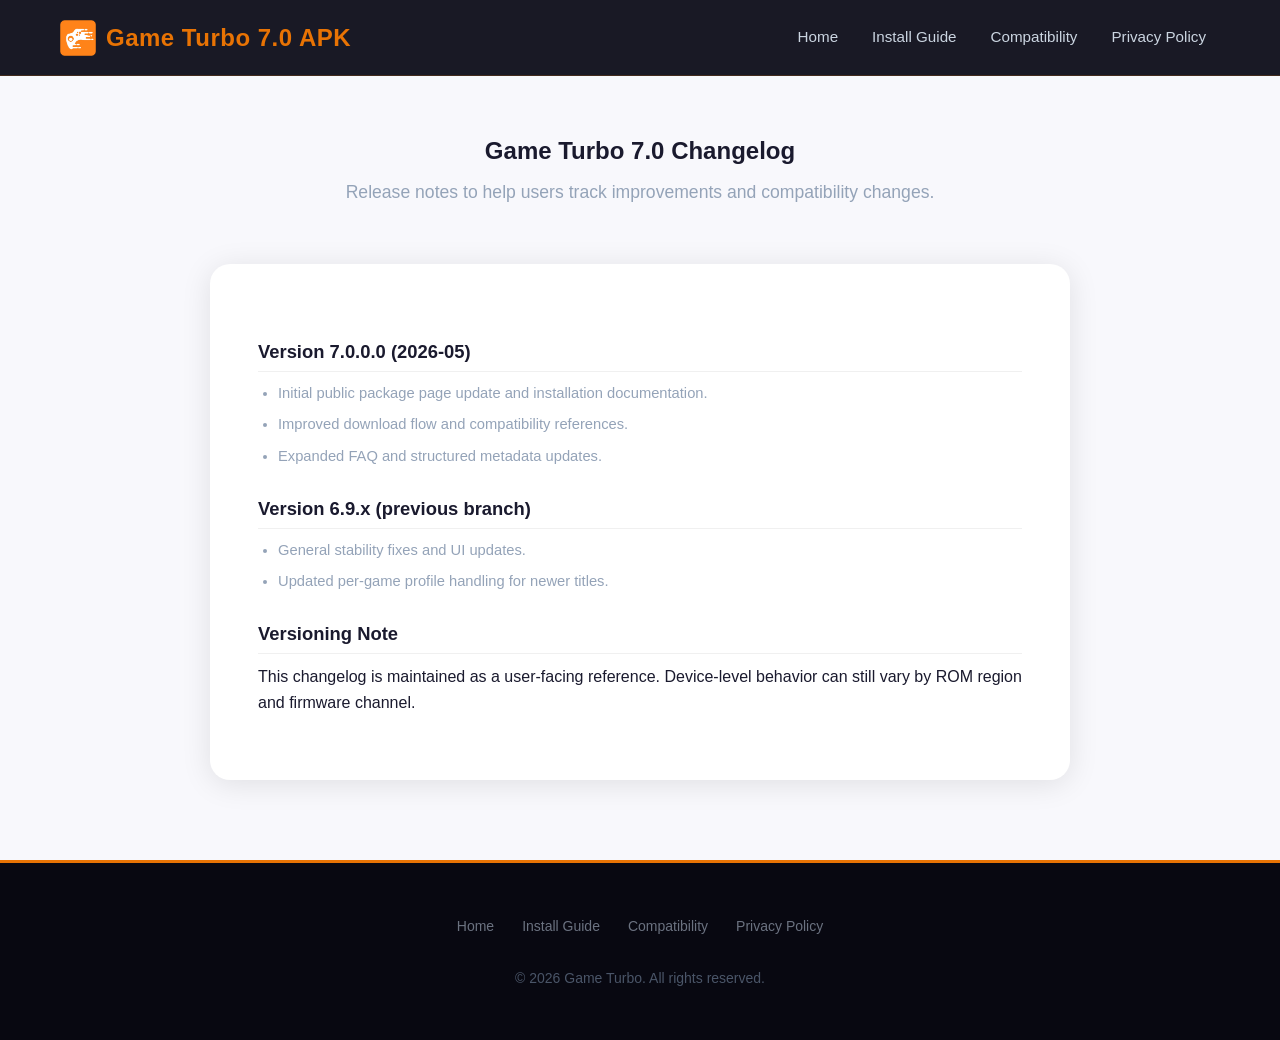
<file: changelog.html>
<!DOCTYPE html>
<html lang="en">
<head>
    <meta charset="UTF-8">
    <meta name="viewport" content="width=device-width, initial-scale=1.0, maximum-scale=1.0, user-scalable=no">
    <title>Game Turbo 7.0 Changelog | Version History</title>
    <meta name="description" content="Version history and release notes for Game Turbo 7.0 APK, including recent changes and improvements.">
    <meta name="robots" content="index, follow">
    <link rel="canonical" href="https://gameturbo7apk.github.io/changelog.html">
    <link rel="stylesheet" href="css/styles.css">
    <link rel="preload" href="https://cdnjs.cloudflare.com/ajax/libs/font-awesome/6.0.0/css/all.min.css" as="style" onload="this.onload=null;this.rel='stylesheet'">
    <noscript><link rel="stylesheet" href="https://cdnjs.cloudflare.com/ajax/libs/font-awesome/6.0.0/css/all.min.css"></noscript>
    <link rel="icon" type="image/svg+xml" href="data:image/svg+xml,%3Csvg xmlns='http://www.w3.org/2000/svg' viewBox='0 0 64 64'%3E%3Crect width='64' height='64' rx='12' fill='%231a1a2e'/%3E%3Ctext x='50%25' y='54%25' text-anchor='middle' font-size='34' fill='%23E87304'%3E%E2%9A%A1%3C/text%3E%3C/svg%3E">
</head>
<body>
    <header id="mainHeader">
        <div class="header-container">
            <a href="./index.html" class="logo-link">
                <div class="logo">
                    <img src="images/gameturbo.webp" alt="Game Turbo Logo" class="logo-icon" style="height:36px;width:auto;object-fit:contain;">
                    <span class="logo-name">Game Turbo 7.0 APK</span>
                </div>
            </a>
            <div class="mobile-menu-toggle" id="mobileMenuToggle"><i class="fas fa-bars"></i></div>
            <nav id="mainNav">
                <ul>
                    <li><a href="index.html#hero" class="nav-link">Home</a></li>
                    <li><a href="install-guide.html" class="nav-link">Install Guide</a></li>
                    <li><a href="compatibility.html" class="nav-link">Compatibility</a></li>
                    <li><a href="privacy-policy.html" class="nav-link">Privacy Policy</a></li>
                </ul>
            </nav>
        </div>
    </header>

    <main>
        <section class="privacy-policy-section">
            <div class="container">
                <div class="section-header">
                    <h1>Game Turbo 7.0 Changelog</h1>
                    <p>Release notes to help users track improvements and compatibility changes.</p>
                </div>
                <div class="privacy-content">
                    <h3>Version 7.0.0.0 (2026-05)</h3>
                    <ul>
                        <li>Initial public package page update and installation documentation.</li>
                        <li>Improved download flow and compatibility references.</li>
                        <li>Expanded FAQ and structured metadata updates.</li>
                    </ul>

                    <h3>Version 6.9.x (previous branch)</h3>
                    <ul>
                        <li>General stability fixes and UI updates.</li>
                        <li>Updated per-game profile handling for newer titles.</li>
                    </ul>

                    <h3>Versioning Note</h3>
                    <p>This changelog is maintained as a user-facing reference. Device-level behavior can still vary by ROM region and firmware channel.</p>
                </div>
            </div>
        </section>
    </main>

    <footer>
        <div class="footer-inner">
            <div class="footer-links-row">
                <a href="index.html">Home</a>
                <a href="install-guide.html">Install Guide</a>
                <a href="compatibility.html">Compatibility</a>
                <a href="privacy-policy.html">Privacy Policy</a>
            </div>
            <p class="footer-copy">&copy; 2026 Game Turbo. All rights reserved.</p>
        </div>
    </footer>
    <script src="js/script.js" defer></script>
</body>
</html>
</file>
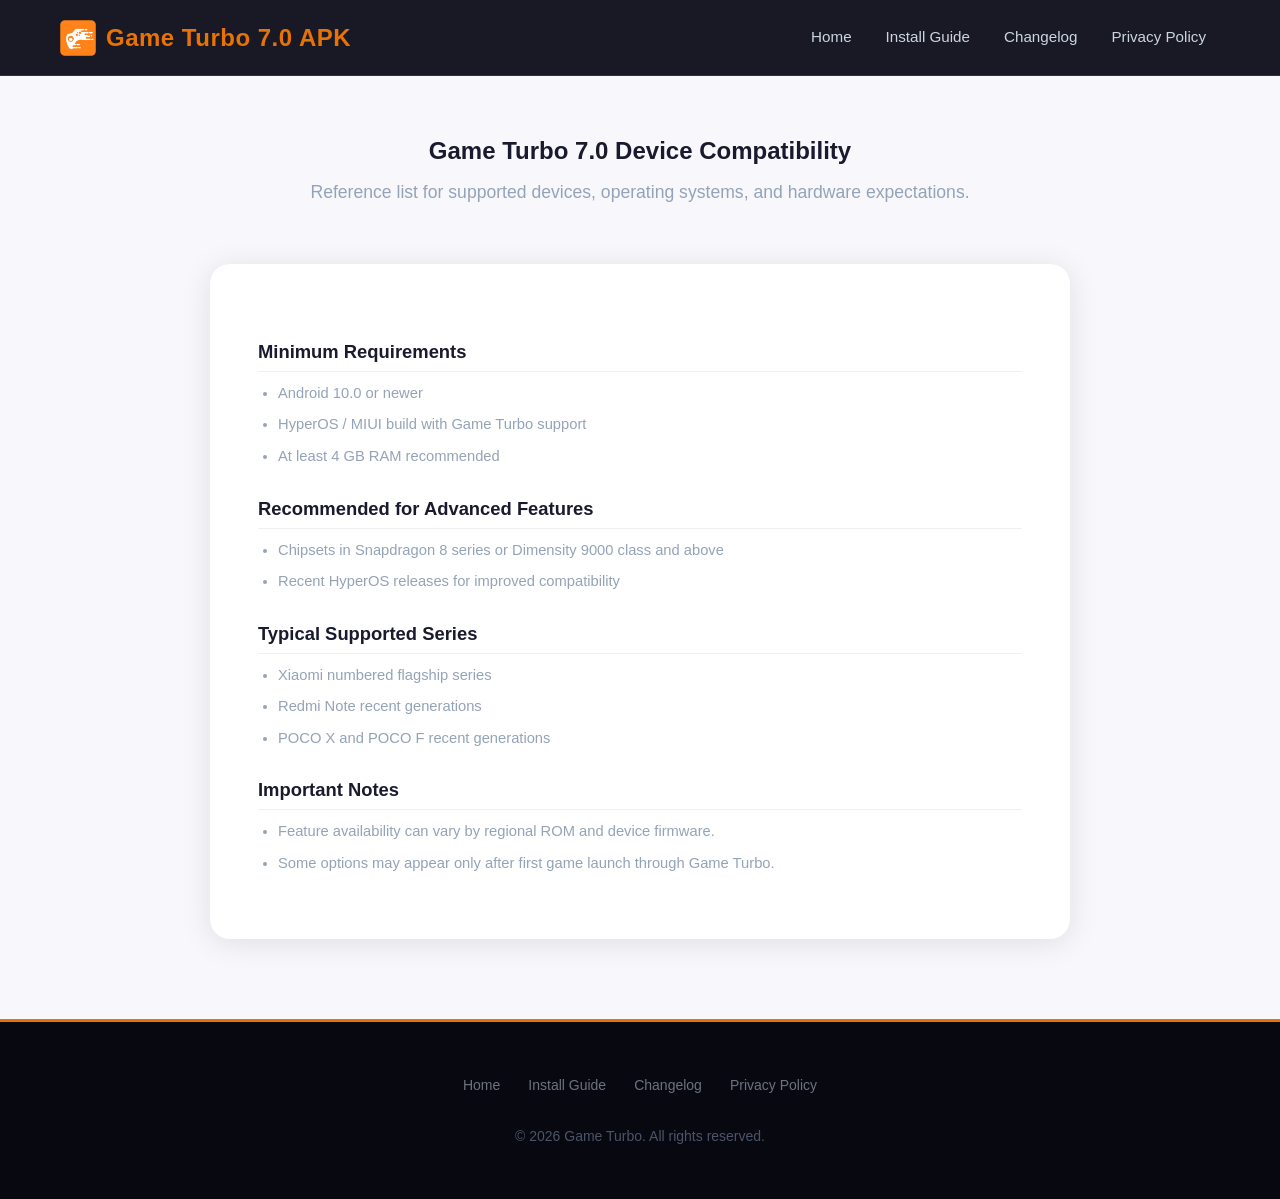
<file: compatibility.html>
<!DOCTYPE html>
<html lang="en">
<head>
    <meta charset="UTF-8">
    <meta name="viewport" content="width=device-width, initial-scale=1.0, maximum-scale=1.0, user-scalable=no">
    <title>Game Turbo 7.0 Compatibility | Supported Devices and Requirements</title>
    <meta name="description" content="Check Game Turbo 7.0 compatibility across Xiaomi, Redmi, and POCO devices, including OS and chipset requirements.">
    <meta name="robots" content="index, follow">
    <link rel="canonical" href="https://gameturbo7apk.github.io/compatibility.html">
    <link rel="stylesheet" href="css/styles.css">
    <link rel="preload" href="https://cdnjs.cloudflare.com/ajax/libs/font-awesome/6.0.0/css/all.min.css" as="style" onload="this.onload=null;this.rel='stylesheet'">
    <noscript><link rel="stylesheet" href="https://cdnjs.cloudflare.com/ajax/libs/font-awesome/6.0.0/css/all.min.css"></noscript>
    <link rel="icon" type="image/svg+xml" href="data:image/svg+xml,%3Csvg xmlns='http://www.w3.org/2000/svg' viewBox='0 0 64 64'%3E%3Crect width='64' height='64' rx='12' fill='%231a1a2e'/%3E%3Ctext x='50%25' y='54%25' text-anchor='middle' font-size='34' fill='%23E87304'%3E%E2%9A%A1%3C/text%3E%3C/svg%3E">
</head>
<body>
    <header id="mainHeader">
        <div class="header-container">
            <a href="./index.html" class="logo-link">
                <div class="logo">
                    <img src="images/gameturbo.webp" alt="Game Turbo Logo" class="logo-icon" style="height:36px;width:auto;object-fit:contain;">
                    <span class="logo-name">Game Turbo 7.0 APK</span>
                </div>
            </a>
            <div class="mobile-menu-toggle" id="mobileMenuToggle"><i class="fas fa-bars"></i></div>
            <nav id="mainNav">
                <ul>
                    <li><a href="index.html#hero" class="nav-link">Home</a></li>
                    <li><a href="install-guide.html" class="nav-link">Install Guide</a></li>
                    <li><a href="changelog.html" class="nav-link">Changelog</a></li>
                    <li><a href="privacy-policy.html" class="nav-link">Privacy Policy</a></li>
                </ul>
            </nav>
        </div>
    </header>

    <main>
        <section class="privacy-policy-section">
            <div class="container">
                <div class="section-header">
                    <h1>Game Turbo 7.0 Device Compatibility</h1>
                    <p>Reference list for supported devices, operating systems, and hardware expectations.</p>
                </div>
                <div class="privacy-content">
                    <h3>Minimum Requirements</h3>
                    <ul>
                        <li>Android 10.0 or newer</li>
                        <li>HyperOS / MIUI build with Game Turbo support</li>
                        <li>At least 4 GB RAM recommended</li>
                    </ul>

                    <h3>Recommended for Advanced Features</h3>
                    <ul>
                        <li>Chipsets in Snapdragon 8 series or Dimensity 9000 class and above</li>
                        <li>Recent HyperOS releases for improved compatibility</li>
                    </ul>

                    <h3>Typical Supported Series</h3>
                    <ul>
                        <li>Xiaomi numbered flagship series</li>
                        <li>Redmi Note recent generations</li>
                        <li>POCO X and POCO F recent generations</li>
                    </ul>

                    <h3>Important Notes</h3>
                    <ul>
                        <li>Feature availability can vary by regional ROM and device firmware.</li>
                        <li>Some options may appear only after first game launch through Game Turbo.</li>
                    </ul>
                </div>
            </div>
        </section>
    </main>

    <footer>
        <div class="footer-inner">
            <div class="footer-links-row">
                <a href="index.html">Home</a>
                <a href="install-guide.html">Install Guide</a>
                <a href="changelog.html">Changelog</a>
                <a href="privacy-policy.html">Privacy Policy</a>
            </div>
            <p class="footer-copy">&copy; 2026 Game Turbo. All rights reserved.</p>
        </div>
    </footer>
    <script src="js/script.js" defer></script>
</body>
</html>
</file>
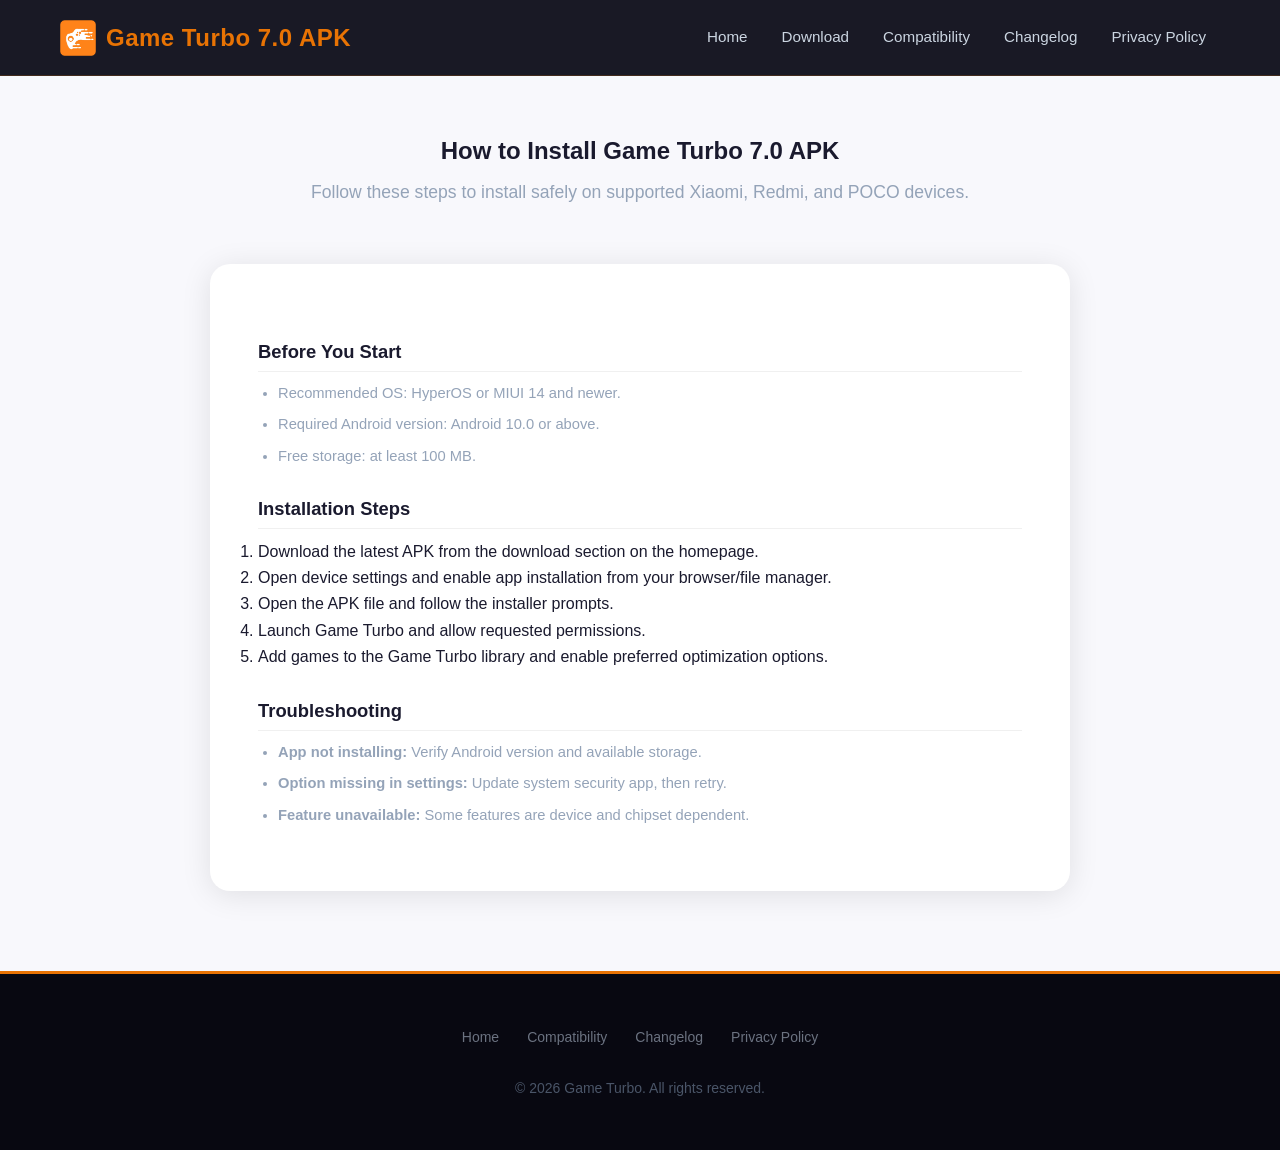
<file: install-guide.html>
<!DOCTYPE html>
<html lang="en">
<head>
    <meta charset="UTF-8">
    <meta name="viewport" content="width=device-width, initial-scale=1.0, maximum-scale=1.0, user-scalable=no">
    <title>How to Install Game Turbo 7.0 APK | Step-by-Step Guide</title>
    <meta name="description" content="Step-by-step Game Turbo 7.0 APK installation guide for Xiaomi, Redmi, and POCO devices on HyperOS and MIUI.">
    <meta name="robots" content="index, follow">
    <link rel="canonical" href="https://gameturbo7apk.github.io/install-guide.html">
    <link rel="stylesheet" href="css/styles.css">
    <link rel="preload" href="https://cdnjs.cloudflare.com/ajax/libs/font-awesome/6.0.0/css/all.min.css" as="style" onload="this.onload=null;this.rel='stylesheet'">
    <noscript><link rel="stylesheet" href="https://cdnjs.cloudflare.com/ajax/libs/font-awesome/6.0.0/css/all.min.css"></noscript>
    <link rel="icon" type="image/svg+xml" href="data:image/svg+xml,%3Csvg xmlns='http://www.w3.org/2000/svg' viewBox='0 0 64 64'%3E%3Crect width='64' height='64' rx='12' fill='%231a1a2e'/%3E%3Ctext x='50%25' y='54%25' text-anchor='middle' font-size='34' fill='%23E87304'%3E%E2%9A%A1%3C/text%3E%3C/svg%3E">
</head>
<body>
    <header id="mainHeader">
        <div class="header-container">
            <a href="./index.html" class="logo-link">
                <div class="logo">
                    <img src="images/gameturbo.webp" alt="Game Turbo Logo" class="logo-icon" style="height:36px;width:auto;object-fit:contain;">
                    <span class="logo-name">Game Turbo 7.0 APK</span>
                </div>
            </a>
            <div class="mobile-menu-toggle" id="mobileMenuToggle"><i class="fas fa-bars"></i></div>
            <nav id="mainNav">
                <ul>
                    <li><a href="index.html#hero" class="nav-link">Home</a></li>
                    <li><a href="index.html#download" class="nav-link">Download</a></li>
                    <li><a href="compatibility.html" class="nav-link">Compatibility</a></li>
                    <li><a href="changelog.html" class="nav-link">Changelog</a></li>
                    <li><a href="privacy-policy.html" class="nav-link">Privacy Policy</a></li>
                </ul>
            </nav>
        </div>
    </header>

    <main>
        <section class="privacy-policy-section">
            <div class="container">
                <div class="section-header">
                    <h1>How to Install Game Turbo 7.0 APK</h1>
                    <p>Follow these steps to install safely on supported Xiaomi, Redmi, and POCO devices.</p>
                </div>
                <div class="privacy-content">
                    <h3>Before You Start</h3>
                    <ul>
                        <li>Recommended OS: HyperOS or MIUI 14 and newer.</li>
                        <li>Required Android version: Android 10.0 or above.</li>
                        <li>Free storage: at least 100 MB.</li>
                    </ul>

                    <h3>Installation Steps</h3>
                    <ol>
                        <li>Download the latest APK from the download section on the homepage.</li>
                        <li>Open device settings and enable app installation from your browser/file manager.</li>
                        <li>Open the APK file and follow the installer prompts.</li>
                        <li>Launch Game Turbo and allow requested permissions.</li>
                        <li>Add games to the Game Turbo library and enable preferred optimization options.</li>
                    </ol>

                    <h3>Troubleshooting</h3>
                    <ul>
                        <li><strong>App not installing:</strong> Verify Android version and available storage.</li>
                        <li><strong>Option missing in settings:</strong> Update system security app, then retry.</li>
                        <li><strong>Feature unavailable:</strong> Some features are device and chipset dependent.</li>
                    </ul>
                </div>
            </div>
        </section>
    </main>

    <footer>
        <div class="footer-inner">
            <div class="footer-links-row">
                <a href="index.html">Home</a>
                <a href="compatibility.html">Compatibility</a>
                <a href="changelog.html">Changelog</a>
                <a href="privacy-policy.html">Privacy Policy</a>
            </div>
            <p class="footer-copy">&copy; 2026 Game Turbo. All rights reserved.</p>
        </div>
    </footer>
    <script src="js/script.js" defer></script>
</body>
</html>
</file>
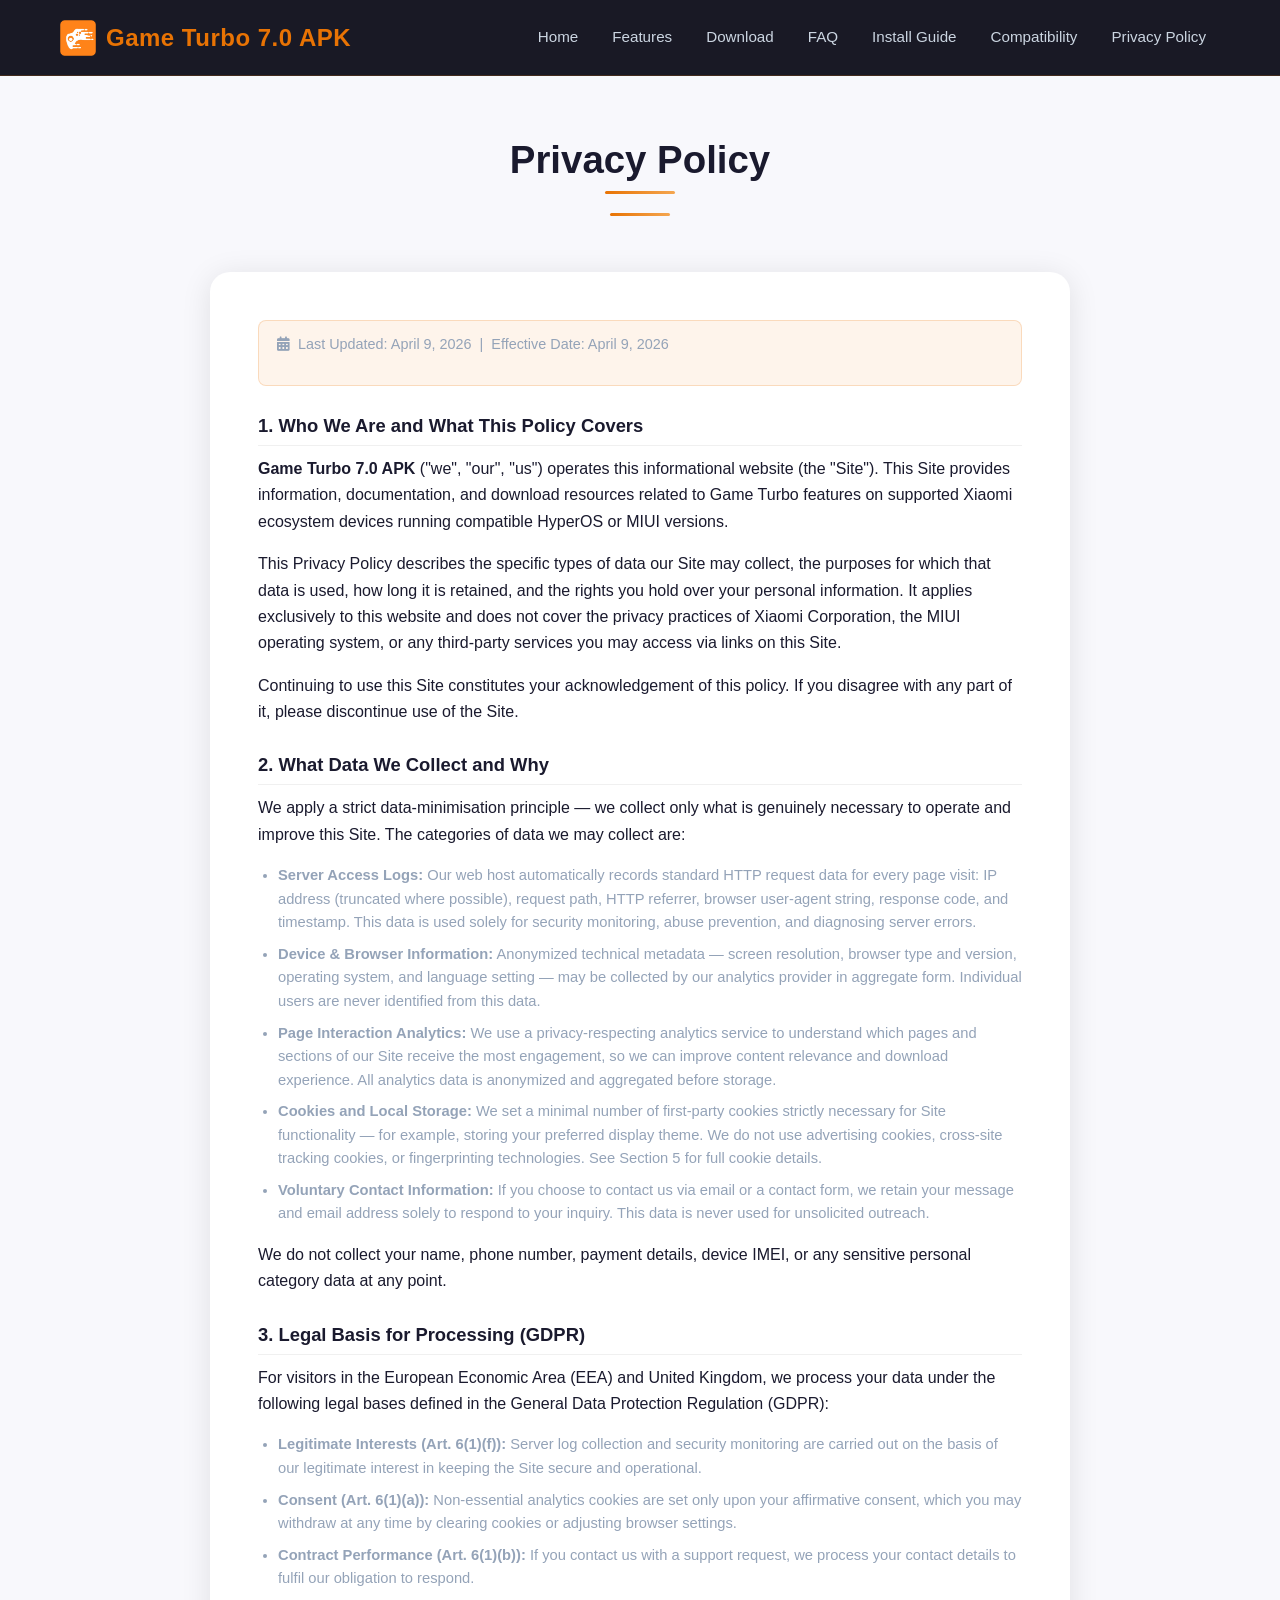
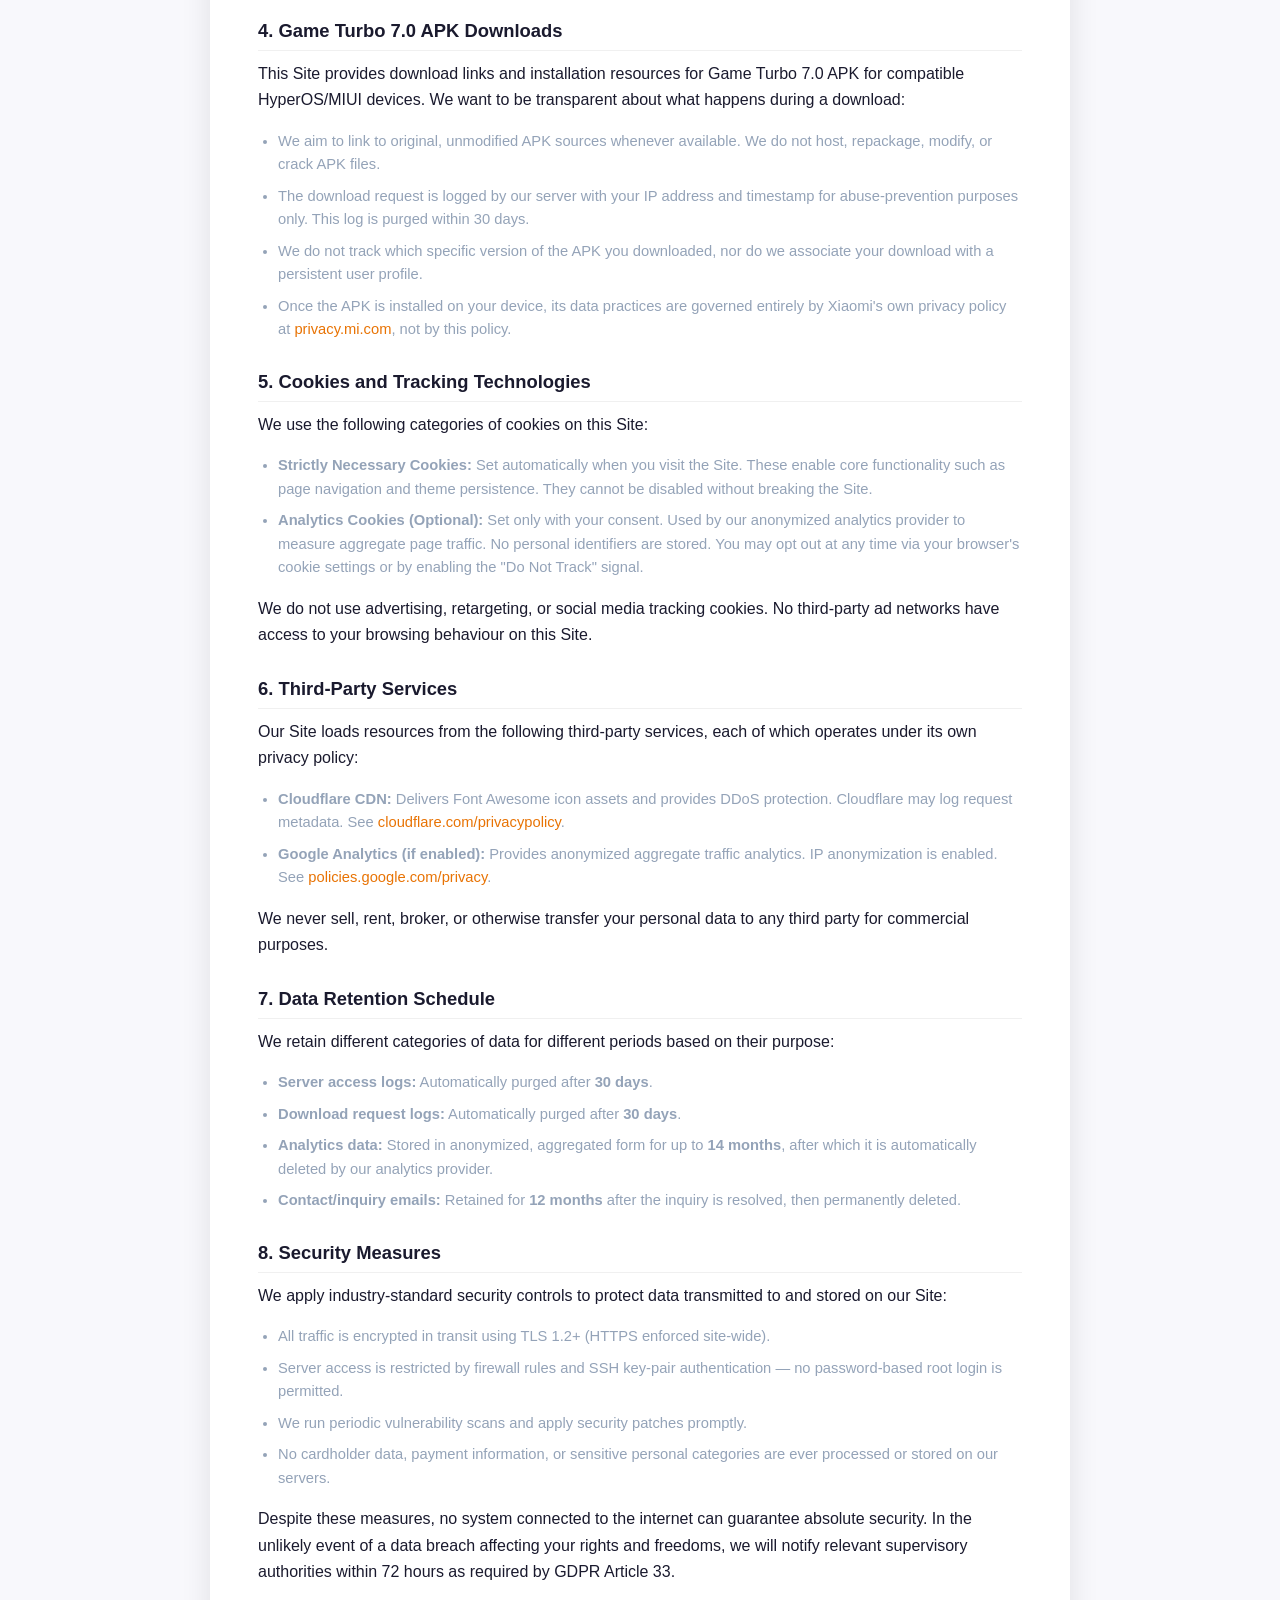
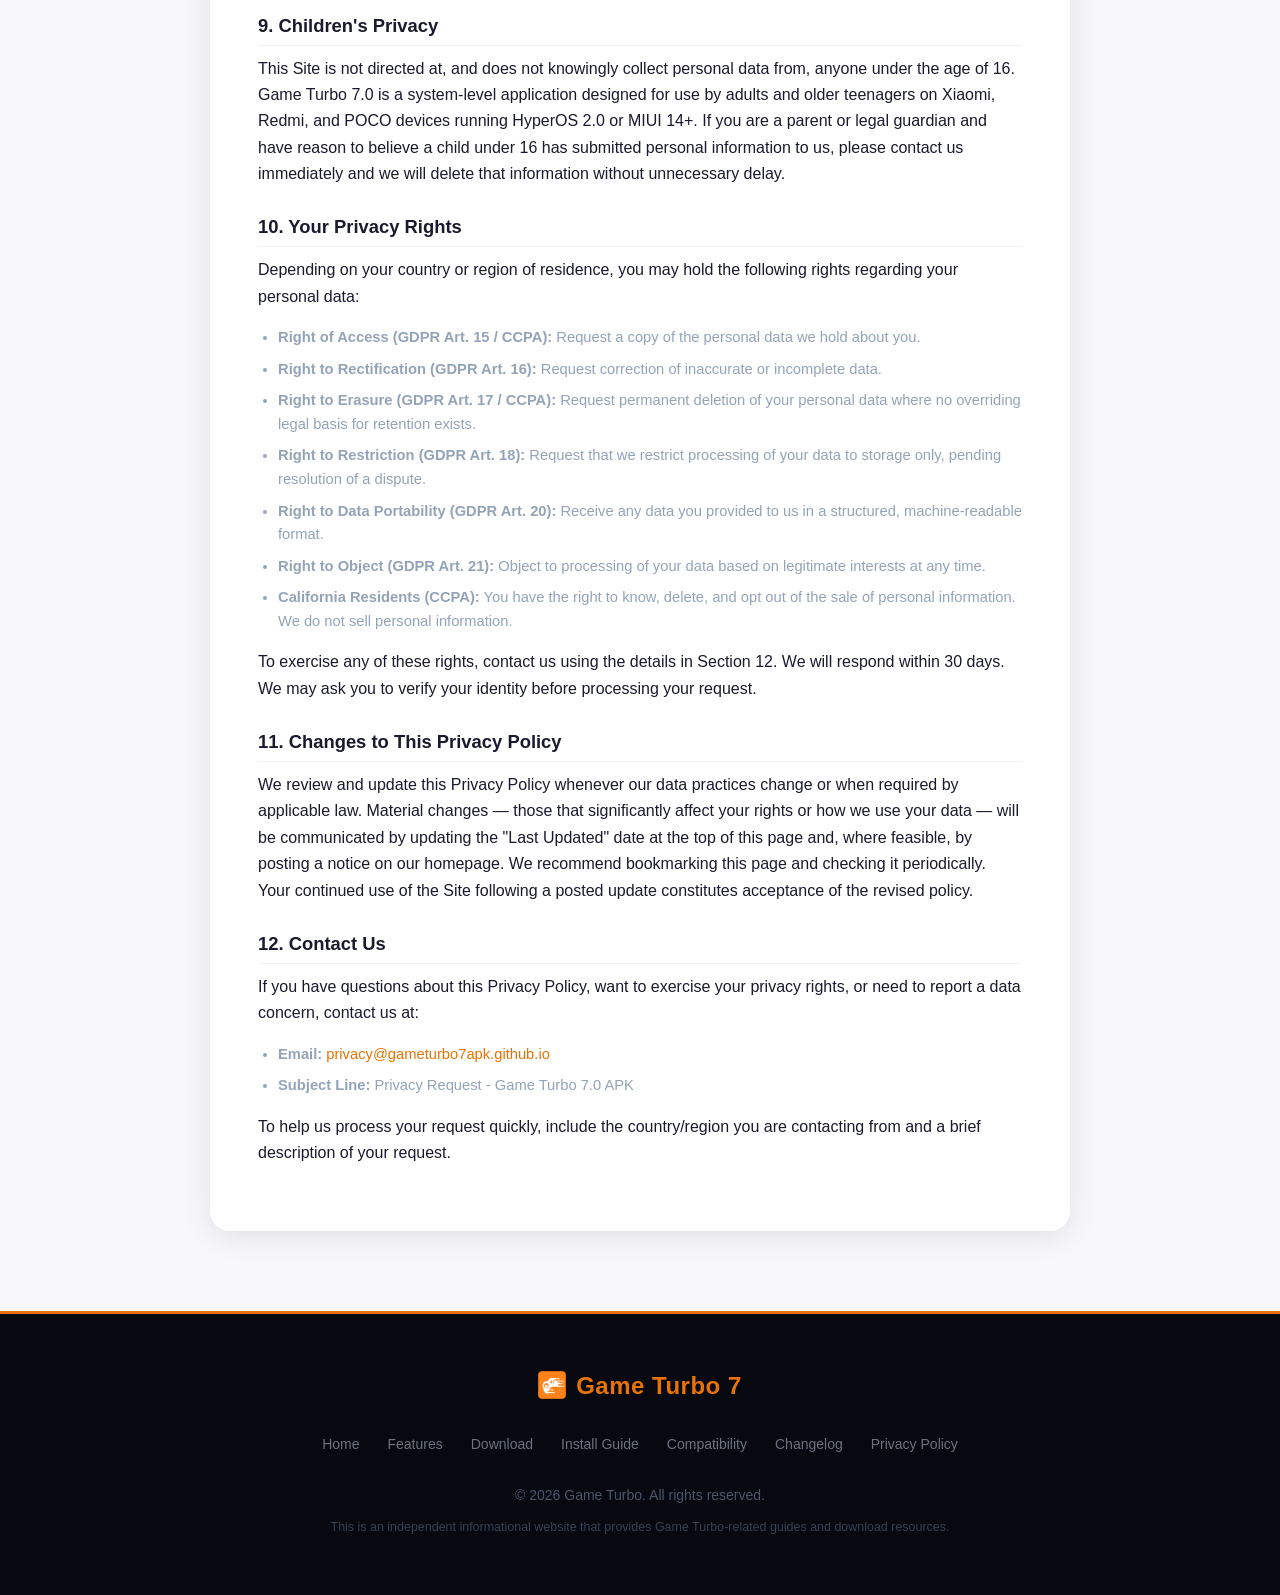
<file: privacy-policy.html>
﻿<!DOCTYPE html>
<html lang="en">

<head>
    <meta charset="UTF-8">
    <meta name="viewport" content="width=device-width, initial-scale=1.0, maximum-scale=1.0, user-scalable=no">
    <title>Privacy Policy | Game Turbo 7.0 APK</title>
    <meta name="description" content="Privacy Policy for Game Turbo 7.0 APK website. Learn how we collect, use, and protect your personal information when you use our site.">
    <meta name="robots" content="index, follow">
    <link rel="canonical" href="https://gameturbo7apk.github.io/privacy-policy.html">
    <meta name="google-site-verification" content="fFUDmuusCdp3cyDlA1GdelPp0i50YPl1Bjgm3LKJd5A" />

    <link rel="stylesheet" href="css/styles.css">
    <link rel="stylesheet" href="https://cdnjs.cloudflare.com/ajax/libs/font-awesome/6.0.0/css/all.min.css">
    <link rel="icon" type="image/svg+xml" href="data:image/svg+xml,%3Csvg xmlns='http://www.w3.org/2000/svg' viewBox='0 0 64 64'%3E%3Crect width='64' height='64' rx='12' fill='%231a1a2e'/%3E%3Ctext x='50%25' y='54%25' text-anchor='middle' font-size='34' fill='%23E87304'%3E%E2%9A%A1%3C/text%3E%3C/svg%3E">
</head>

<body>
    <!-- Loading Screen -->
    <!-- <div class="loading-screen" id="loadingScreen">
        <div class="loading-content">
            <div class="phone-loader">
                <div class="phone-status-bar">
                    <span>11:11</span>
                    <div class="status-icons">
                        <i class="fas fa-signal"></i>
                        <i class="fas fa-wifi"></i>
                        <i class="fas fa-battery-full"></i>
                    </div>
                </div>
                <div class="phone-screen-content">
                    <div class="loader-logo">
                        <img src="images/gameturbo.webp" alt="Game Turbo" class="loader-icon-img" style="height:48px;width:auto;object-fit:contain;">
                        <span class="loader-brand">Game Turbo 7.0</span>
                    </div>
                    <div class="loading-bar-container">
                        <div class="loading-bar"></div>
                    </div>
                    <div class="loading-text">Loading...</div>
                </div>
            </div>
        </div>
    </div> -->

    <!-- Header -->
    <header id="mainHeader">
        <div class="header-container">
            <a href="./index.html" class="logo-link">
                <div class="logo">
                    <img src="images/gameturbo.webp" alt="Game Turbo Logo" class="logo-icon" style="height:36px;width:auto;object-fit:contain;">
                    <h1>Game Turbo 7.0 APK</h1>
                </div>
            </a>
            <div class="mobile-menu-toggle" id="mobileMenuToggle">
                <i class="fas fa-bars"></i>
            </div>
            <nav id="mainNav">
                <ul>
                    <li><a href="index.html#hero"     class="nav-link">Home</a></li>
                    <li><a href="index.html#features" class="nav-link">Features</a></li>
                    <li><a href="index.html#download" class="nav-link">Download</a></li>
                    <li><a href="index.html#faq" class="nav-link">FAQ</a></li>
                    <li><a href="install-guide.html" class="nav-link">Install Guide</a></li>
                    <li><a href="compatibility.html" class="nav-link">Compatibility</a></li>
                    <li><a href="privacy-policy.html" class="nav-link active">Privacy Policy</a></li>
                </ul>
            </nav>
        </div>
    </header>

    <main>
        <section id="privacy-policy" class="privacy-policy-section">
            <div class="container">
                <div class="section-header">
                    <h2>Privacy Policy</h2>
                    <div class="separator"></div>
                </div>
                <div class="privacy-content">
                    <div class="effective-date">
                        <p><i class="fas fa-calendar-alt"></i> &nbsp;Last Updated: April 9, 2026 &nbsp;|&nbsp; Effective Date: April 9, 2026</p>
                    </div>

                    <h3>1. Who We Are and What This Policy Covers</h3>
                    <p><strong>Game Turbo 7.0 APK</strong> ("we", "our", "us") operates this informational website (the "Site"). This Site provides information, documentation, and download resources related to Game Turbo features on supported Xiaomi ecosystem devices running compatible HyperOS or MIUI versions.</p>
                    <p>This Privacy Policy describes the specific types of data our Site may collect, the purposes for which that data is used, how long it is retained, and the rights you hold over your personal information. It applies exclusively to this website and does not cover the privacy practices of Xiaomi Corporation, the MIUI operating system, or any third-party services you may access via links on this Site.</p>
                    <p>Continuing to use this Site constitutes your acknowledgement of this policy. If you disagree with any part of it, please discontinue use of the Site.</p>

                    <h3>2. What Data We Collect and Why</h3>
                    <p>We apply a strict data-minimisation principle — we collect only what is genuinely necessary to operate and improve this Site. The categories of data we may collect are:</p>
                    <ul>
                        <li><strong>Server Access Logs:</strong> Our web host automatically records standard HTTP request data for every page visit: IP address (truncated where possible), request path, HTTP referrer, browser user-agent string, response code, and timestamp. This data is used solely for security monitoring, abuse prevention, and diagnosing server errors.</li>
                        <li><strong>Device &amp; Browser Information:</strong> Anonymized technical metadata — screen resolution, browser type and version, operating system, and language setting — may be collected by our analytics provider in aggregate form. Individual users are never identified from this data.</li>
                        <li><strong>Page Interaction Analytics:</strong> We use a privacy-respecting analytics service to understand which pages and sections of our Site receive the most engagement, so we can improve content relevance and download experience. All analytics data is anonymized and aggregated before storage.</li>
                        <li><strong>Cookies and Local Storage:</strong> We set a minimal number of first-party cookies strictly necessary for Site functionality — for example, storing your preferred display theme. We do not use advertising cookies, cross-site tracking cookies, or fingerprinting technologies. See Section 5 for full cookie details.</li>
                        <li><strong>Voluntary Contact Information:</strong> If you choose to contact us via email or a contact form, we retain your message and email address solely to respond to your inquiry. This data is never used for unsolicited outreach.</li>
                    </ul>
                    <p>We do not collect your name, phone number, payment details, device IMEI, or any sensitive personal category data at any point.</p>

                    <h3>3. Legal Basis for Processing (GDPR)</h3>
                    <p>For visitors in the European Economic Area (EEA) and United Kingdom, we process your data under the following legal bases defined in the General Data Protection Regulation (GDPR):</p>
                    <ul>
                        <li><strong>Legitimate Interests (Art. 6(1)(f)):</strong> Server log collection and security monitoring are carried out on the basis of our legitimate interest in keeping the Site secure and operational.</li>
                        <li><strong>Consent (Art. 6(1)(a)):</strong> Non-essential analytics cookies are set only upon your affirmative consent, which you may withdraw at any time by clearing cookies or adjusting browser settings.</li>
                        <li><strong>Contract Performance (Art. 6(1)(b)):</strong> If you contact us with a support request, we process your contact details to fulfil our obligation to respond.</li>
                    </ul>

                    <h3>4. Game Turbo 7.0 APK Downloads</h3>
                    <p>This Site provides download links and installation resources for Game Turbo 7.0 APK for compatible HyperOS/MIUI devices. We want to be transparent about what happens during a download:</p>
                    <ul>
                        <li>We aim to link to original, unmodified APK sources whenever available. We do not host, repackage, modify, or crack APK files.</li>
                        <li>The download request is logged by our server with your IP address and timestamp for abuse-prevention purposes only. This log is purged within 30 days.</li>
                        <li>We do not track which specific version of the APK you downloaded, nor do we associate your download with a persistent user profile.</li>
                        <li>Once the APK is installed on your device, its data practices are governed entirely by Xiaomi's own privacy policy at <a href="https://privacy.mi.com/" target="_blank" rel="noopener noreferrer">privacy.mi.com</a>, not by this policy.</li>
                    </ul>

                    <h3>5. Cookies and Tracking Technologies</h3>
                    <p>We use the following categories of cookies on this Site:</p>
                    <ul>
                        <li><strong>Strictly Necessary Cookies:</strong> Set automatically when you visit the Site. These enable core functionality such as page navigation and theme persistence. They cannot be disabled without breaking the Site.</li>
                        <li><strong>Analytics Cookies (Optional):</strong> Set only with your consent. Used by our anonymized analytics provider to measure aggregate page traffic. No personal identifiers are stored. You may opt out at any time via your browser's cookie settings or by enabling the "Do Not Track" signal.</li>
                    </ul>
                    <p>We do not use advertising, retargeting, or social media tracking cookies. No third-party ad networks have access to your browsing behaviour on this Site.</p>

                    <h3>6. Third-Party Services</h3>
                    <p>Our Site loads resources from the following third-party services, each of which operates under its own privacy policy:</p>
                    <ul>
                        <li><strong>Cloudflare CDN:</strong> Delivers Font Awesome icon assets and provides DDoS protection. Cloudflare may log request metadata. See <a href="https://www.cloudflare.com/privacypolicy/" target="_blank" rel="noopener noreferrer">cloudflare.com/privacypolicy</a>.</li>
                        <li><strong>Google Analytics (if enabled):</strong> Provides anonymized aggregate traffic analytics. IP anonymization is enabled. See <a href="https://policies.google.com/privacy" target="_blank" rel="noopener noreferrer">policies.google.com/privacy</a>.</li>
                    </ul>
                    <p>We never sell, rent, broker, or otherwise transfer your personal data to any third party for commercial purposes.</p>

                    <h3>7. Data Retention Schedule</h3>
                    <p>We retain different categories of data for different periods based on their purpose:</p>
                    <ul>
                        <li><strong>Server access logs:</strong> Automatically purged after <strong>30 days</strong>.</li>
                        <li><strong>Download request logs:</strong> Automatically purged after <strong>30 days</strong>.</li>
                        <li><strong>Analytics data:</strong> Stored in anonymized, aggregated form for up to <strong>14 months</strong>, after which it is automatically deleted by our analytics provider.</li>
                        <li><strong>Contact/inquiry emails:</strong> Retained for <strong>12 months</strong> after the inquiry is resolved, then permanently deleted.</li>
                    </ul>

                    <h3>8. Security Measures</h3>
                    <p>We apply industry-standard security controls to protect data transmitted to and stored on our Site:</p>
                    <ul>
                        <li>All traffic is encrypted in transit using TLS 1.2+ (HTTPS enforced site-wide).</li>
                        <li>Server access is restricted by firewall rules and SSH key-pair authentication — no password-based root login is permitted.</li>
                        <li>We run periodic vulnerability scans and apply security patches promptly.</li>
                        <li>No cardholder data, payment information, or sensitive personal categories are ever processed or stored on our servers.</li>
                    </ul>
                    <p>Despite these measures, no system connected to the internet can guarantee absolute security. In the unlikely event of a data breach affecting your rights and freedoms, we will notify relevant supervisory authorities within 72 hours as required by GDPR Article 33.</p>

                    <h3>9. Children's Privacy</h3>
                    <p>This Site is not directed at, and does not knowingly collect personal data from, anyone under the age of 16. Game Turbo 7.0 is a system-level application designed for use by adults and older teenagers on Xiaomi, Redmi, and POCO devices running HyperOS 2.0 or MIUI 14+. If you are a parent or legal guardian and have reason to believe a child under 16 has submitted personal information to us, please contact us immediately and we will delete that information without unnecessary delay.</p>

                    <h3>10. Your Privacy Rights</h3>
                    <p>Depending on your country or region of residence, you may hold the following rights regarding your personal data:</p>
                    <ul>
                        <li><strong>Right of Access (GDPR Art. 15 / CCPA):</strong> Request a copy of the personal data we hold about you.</li>
                        <li><strong>Right to Rectification (GDPR Art. 16):</strong> Request correction of inaccurate or incomplete data.</li>
                        <li><strong>Right to Erasure (GDPR Art. 17 / CCPA):</strong> Request permanent deletion of your personal data where no overriding legal basis for retention exists.</li>
                        <li><strong>Right to Restriction (GDPR Art. 18):</strong> Request that we restrict processing of your data to storage only, pending resolution of a dispute.</li>
                        <li><strong>Right to Data Portability (GDPR Art. 20):</strong> Receive any data you provided to us in a structured, machine-readable format.</li>
                        <li><strong>Right to Object (GDPR Art. 21):</strong> Object to processing of your data based on legitimate interests at any time.</li>
                        <li><strong>California Residents (CCPA):</strong> You have the right to know, delete, and opt out of the sale of personal information. We do not sell personal information.</li>
                    </ul>
                    <p>To exercise any of these rights, contact us using the details in Section 12. We will respond within 30 days. We may ask you to verify your identity before processing your request.</p>

                    <h3>11. Changes to This Privacy Policy</h3>
                    <p>We review and update this Privacy Policy whenever our data practices change or when required by applicable law. Material changes — those that significantly affect your rights or how we use your data — will be communicated by updating the "Last Updated" date at the top of this page and, where feasible, by posting a notice on our homepage. We recommend bookmarking this page and checking it periodically. Your continued use of the Site following a posted update constitutes acceptance of the revised policy.</p>

                    <h3>12. Contact Us</h3>
                    <p>If you have questions about this Privacy Policy, want to exercise your privacy rights, or need to report a data concern, contact us at:</p>
                    <ul>
                        <li><strong>Email:</strong> <a href="mailto:privacy@gameturbo7apk.github.io">privacy@gameturbo7apk.github.io</a></li>
                        <li><strong>Subject Line:</strong> Privacy Request - Game Turbo 7.0 APK</li>
                    </ul>
                    <p>To help us process your request quickly, include the country/region you are contacting from and a brief description of your request.</p>

                    
                </div>
            </div>
        </section>
    </main>

    <footer>
        <div class="footer-inner">
            <div class="footer-brand-logo">
                <img src="images/gameturbo.webp" alt="Game Turbo" class="footer-logo-icon" style="height:28px;width:auto;object-fit:contain;vertical-align:middle;">
                <span class="footer-logo-name">Game Turbo 7</span>
            </div>
            <div class="footer-links-row">
                <a href="index.html">Home</a>
                <a href="index.html#features">Features</a>
                <a href="index.html#download">Download</a>
                <a href="install-guide.html">Install Guide</a>
                <a href="compatibility.html">Compatibility</a>
                <a href="changelog.html">Changelog</a>
                <a href="privacy-policy.html">Privacy Policy</a>
            </div>
            <p class="footer-copy">&copy; 2026 Game Turbo. All rights reserved.</p>
            <p class="footer-disclaimer">This is an independent informational website that provides Game Turbo-related guides and download resources.</p>
        </div>
    </footer>

    <script src="js/script.js"></script>
</body>

</html>
</file>
<file: css/styles.css>
/* ============================================================
   GAME TURBO 7.0 — styles.css
   Brand Color: #E87304 (Orange)
   ============================================================ */

/* =================== CSS VARIABLES =================== */
:root {
    --primary-color: #E87304;
    --primary-dark: #b85c00;
    --primary-light: #f4a650;
    --primary-glow: rgba(232, 115, 4, 0.35);

    --secondary-color: #1a1a2e;
    --secondary-dark: #0d0d1a;
    --secondary-light: #2d2d4e;

    --accent-color: #f09040;
    --accent-green: #22c55e;

    --text-dark: #1a1a2e;
    --text-light: #ffffff;
    --text-muted: #94a3b8;

    --background-light: #f8f8fc;
    --background-dark: #0d0d1a;
    --card-bg: #ffffff;
    --card-bg-dark: #1a1a2e;
    --card-shadow: rgba(0, 0, 0, 0.10);
    --card-shadow-hover: rgba(232, 115, 4, 0.2);

    --border-color: rgba(232, 115, 4, 0.2);

    --header-height: 76px;
    --border-radius: 12px;
    --border-radius-lg: 20px;
    --section-padding: 90px 0;
    --transition-speed: 0.3s;
}

/* Dark Theme Variables */
.dark-theme {
    --text-dark: #e2e8f0;
    --text-muted: #64748b;
    --background-light: #0d0d1a;
    --card-bg: #1a1a2e;
    --card-shadow: rgba(0, 0, 0, 0.4);
    --border-color: rgba(232, 115, 4, 0.15);
}

/* =================== RESET & BASE =================== */
*, *::before, *::after {
    margin: 0;
    padding: 0;
    box-sizing: border-box;
}

html {
    scroll-behavior: smooth;
    font-size: 16px;
}

body {
    font-family: 'Segoe UI', 'Roboto', 'Arial', sans-serif;
    color: var(--text-dark);
    background-color: var(--background-light);
    line-height: 1.65;
    overflow-x: hidden;
    transition: background-color var(--transition-speed) ease, color var(--transition-speed) ease;
}

h1, h2, h3, h4, h5, h6 {
    font-weight: 700;
    line-height: 1.25;
    margin-bottom: 0.75rem;
}

p { margin-bottom: 1rem; }

a {
    color: var(--primary-color);
    text-decoration: none;
    transition: color var(--transition-speed) ease;
}
a:hover { color: var(--primary-dark); }

section { padding: var(--section-padding); }
img { max-width: 100%; height: auto; }

.image-fallback {
    object-fit: contain !important;
    background: linear-gradient(135deg, #0f172a 0%, #1a1a2e 100%);
}

/* =================== UTILITY =================== */
.container {
    width: 100%;
    max-width: 1200px;
    margin: 0 auto;
    padding: 0 20px;
}

.highlight {
    color: var(--primary-color);
    position: relative;
}

.section-header {
    text-align: center;
    max-width: 800px;
    margin: 0 auto 3.5rem;
    padding: 0 20px;
}

.section-header h2 {
    font-size: 2.4rem;
    color: var(--text-dark);
    position: relative;
    display: inline-block;
    margin-bottom: 1.2rem;
}

.section-header h2::after {
    content: "";
    position: absolute;
    bottom: -10px;
    left: 50%;
    transform: translateX(-50%);
    width: 70px;
    height: 3px;
    background: linear-gradient(90deg, var(--primary-color), var(--primary-light));
    border-radius: 3px;
}

.section-header p {
    font-size: 1.1rem;
    color: var(--text-muted);
    line-height: 1.7;
}

/* =================== BUTTONS =================== */
.btn {
    display: inline-flex;
    align-items: center;
    justify-content: center;
    gap: 8px;
    padding: 13px 28px;
    border-radius: 50px;
    font-weight: 600;
    font-size: 1rem;
    cursor: pointer;
    transition: all var(--transition-speed) ease;
    border: none;
    text-align: center;
    letter-spacing: 0.3px;
    white-space: nowrap;
}

.btn-primary {
    background: linear-gradient(135deg, var(--primary-color) 0%, var(--primary-dark) 100%);
    color: #ffffff;
    box-shadow: 0 4px 15px var(--primary-glow);
}
.btn-primary:hover {
    background: linear-gradient(135deg, var(--primary-light) 0%, var(--primary-color) 100%);
    color: #ffffff;
    transform: translateY(-2px);
    box-shadow: 0 8px 25px var(--primary-glow);
}

.btn-secondary {
    background-color: rgba(255,255,255,0.15);
    color: var(--text-light);
    border: 2px solid rgba(255,255,255,0.5);
    backdrop-filter: blur(8px);
}
.btn-secondary:hover {
    background-color: rgba(255,255,255,0.25);
    color: var(--text-light);
    transform: translateY(-2px);
}

/* =================== LOADING SCREEN =================== */
.loading-screen {
    position: fixed;
    inset: 0;
    background: linear-gradient(135deg, var(--secondary-dark) 0%, var(--secondary-color) 100%);
    display: flex;
    justify-content: center;
    align-items: center;
    z-index: 9999;
    transition: opacity 0.6s ease, visibility 0.6s ease;
}

.loading-screen.loaded {
    opacity: 0;
    visibility: hidden;
    pointer-events: none;
}

.phone-loader {
    width: 300px;
    background: #1a1a2e;
    border-radius: 28px;
    border: 3px solid var(--primary-color);
    overflow: hidden;
    box-shadow: 0 0 40px var(--primary-glow), 0 0 80px rgba(232,115,4,0.1);
}

.phone-status-bar {
    display: flex;
    justify-content: space-between;
    align-items: center;
    padding: 8px 16px;
    background: rgba(232,115,4,0.15);
    font-size: 0.75rem;
    color: var(--primary-color);
}

.status-icons { display: flex; gap: 6px; }

.phone-screen-content {
    padding: 30px 20px;
    text-align: center;
}

.loader-logo {
    display: flex;
    align-items: center;
    justify-content: center;
    gap: 10px;
    margin-bottom: 24px;
}

.loader-icon {
    font-size: 2.5rem;
    animation: pulse 1.5s ease-in-out infinite;
}

.loader-brand {
    font-size: 1.4rem;
    font-weight: 800;
    color: var(--primary-color);
    letter-spacing: 1px;
}

.loading-bar-container {
    width: 100%;
    height: 6px;
    background: rgba(255,255,255,0.1);
    border-radius: 10px;
    overflow: hidden;
    margin-bottom: 12px;
}

.loading-bar {
    width: 0%;
    height: 100%;
    background: linear-gradient(90deg, var(--primary-color), var(--primary-light));
    border-radius: 10px;
    animation: progress 2.5s ease-in-out forwards;
}

.loading-text {
    color: var(--text-muted);
    font-size: 0.85rem;
    letter-spacing: 0.5px;
}

@keyframes progress {
    0%   { width: 0%; }
    40%  { width: 50%; }
    80%  { width: 85%; }
    100% { width: 100%; }
}

@keyframes pulse {
    0%, 100% { transform: scale(1); }
    50%       { transform: scale(1.15); }
}

/* =================== HEADER =================== */
header {
    position: fixed;
    top: 0;
    left: 0;
    width: 100%;
    height: var(--header-height);
    background-color: rgba(13, 13, 26, 0.95);
    backdrop-filter: blur(20px);
    -webkit-backdrop-filter: blur(20px);
    border-bottom: 1px solid var(--border-color);
    z-index: 1000;
    transition: all var(--transition-speed) ease;
}

.dark-theme header {
    background-color: rgba(13, 13, 26, 0.98);
}

header.scrolled {
    height: 60px;
    box-shadow: 0 4px 24px rgba(232,115,4,0.08);
}

.header-container {
    display: flex;
    justify-content: space-between;
    align-items: center;
    height: 100%;
    max-width: 1200px;
    margin: 0 auto;
    padding: 0 20px;
}

.logo-link { text-decoration: none; }

.logo {
    display: flex;
    align-items: center;
    gap: 10px;
}

.logo-icon {
    font-size: 1.8rem;
    line-height: 1;
    animation: pulse 2s ease-in-out infinite;
}

.logo h1, .logo .logo-name {
    font-size: 1.5rem;
    font-weight: 800;
    color: var(--primary-color);
    margin-bottom: 0;
    letter-spacing: 0.5px;
    transition: font-size var(--transition-speed) ease;
}

header.scrolled .logo h1,
header.scrolled .logo .logo-name { font-size: 1.25rem; }

nav ul {
    display: flex;
    list-style: none;
    gap: 6px;
}

nav ul li a {
    color: #cbd5e1;
    font-weight: 500;
    font-size: 0.95rem;
    padding: 6px 14px;
    border-radius: 50px;
    transition: all var(--transition-speed) ease;
}

nav ul li a:hover,
nav ul li a.active {
    color: var(--secondary-dark);
    background-color: var(--primary-color);
}

.theme-toggle {
    display: flex;
    align-items: center;
    justify-content: center;
    width: 38px;
    height: 38px;
    border-radius: 50%;
    background-color: rgba(232,115,4,0.12);
    color: var(--primary-color);
    cursor: pointer;
    transition: all var(--transition-speed) ease;
    border: 1px solid var(--border-color);
}

.theme-toggle:hover {
    background-color: var(--primary-color);
    color: var(--secondary-dark);
    transform: rotate(20deg);
}

.mobile-menu-toggle {
    display: none;
    align-items: center;
    justify-content: center;
    width: 40px;
    height: 40px;
    border-radius: 8px;
    background: rgba(232,115,4,0.1);
    color: var(--primary-color);
    cursor: pointer;
    border: 1px solid var(--border-color);
    transition: all var(--transition-speed) ease;
}

.mobile-menu-toggle:hover {
    background: var(--primary-color);
    color: var(--secondary-dark);
}

/* =================== HERO SECTION =================== */
.hero-section {
    padding-top: calc(var(--header-height) + 0px);
    padding-bottom: 0;
    background: linear-gradient(135deg, var(--secondary-dark) 0%, #0f172a 50%, #1a1a2e 100%);
    color: var(--text-light);
    overflow: hidden;
    position: relative;
    min-height: 100vh;
    display: flex;
    flex-direction: column;
}

/* Animated background particles */
.hero-bg-particles {
    position: absolute;
    inset: 0;
    overflow: hidden;
    pointer-events: none;
}

.hero-bg-particles span {
    position: absolute;
    display: block;
    width: 6px;
    height: 6px;
    border-radius: 50%;
    background: var(--primary-color);
    opacity: 0;
    will-change: transform, opacity;
    animation: float-particle 8s infinite;
}

.hero-bg-particles span:nth-child(1)  { left: 10%; animation-delay: 0s;   animation-duration: 9s;  }
.hero-bg-particles span:nth-child(2)  { left: 25%; animation-delay: 2s;   animation-duration: 7s;  width: 4px; height: 4px; }
.hero-bg-particles span:nth-child(3)  { left: 40%; animation-delay: 4s;   animation-duration: 10s; }
.hero-bg-particles span:nth-child(4)  { left: 55%; animation-delay: 1s;   animation-duration: 8s;  width: 3px; height: 3px; }
.hero-bg-particles span:nth-child(5)  { left: 70%; animation-delay: 3s;   animation-duration: 7s;  }
.hero-bg-particles span:nth-child(6)  { left: 80%; animation-delay: 5s;   animation-duration: 9s;  width: 5px; height: 5px; }
.hero-bg-particles span:nth-child(7)  { left: 15%; animation-delay: 6s;   animation-duration: 11s; width: 4px; height: 4px; }
.hero-bg-particles span:nth-child(8)  { left: 90%; animation-delay: 1.5s; animation-duration: 8s;  }
.hero-bg-particles span:nth-child(9)  { left: 60%; animation-delay: 3.5s; animation-duration: 6s;  width: 3px; height: 3px; }
.hero-bg-particles span:nth-child(10) { left: 35%; animation-delay: 7s;   animation-duration: 9s;  }

@keyframes float-particle {
    0%   { bottom: -10px; opacity: 0; }
    10%  { opacity: 0.5; }
    90%  { opacity: 0.3; }
    100% { bottom: 110%; opacity: 0; }
}

.hero-content {
    display: flex;
    align-items: center;
    justify-content: space-between;
    max-width: 1200px;
    margin: 0 auto;
    padding: 80px 20px 60px;
    flex: 1;
    gap: 60px;
    position: relative;
    z-index: 2;
}

.hero-text { max-width: 560px; }

.hero-badge {
    display: inline-flex;
    align-items: center;
    gap: 6px;
    background: rgba(232,115,4,0.15);
    border: 1px solid rgba(232,115,4,0.4);
    color: var(--primary-color);
    font-size: 0.85rem;
    font-weight: 600;
    padding: 6px 14px;
    border-radius: 50px;
    margin-bottom: 20px;
    letter-spacing: 0.5px;
}

.hero-text h1 {
    font-size: 3.2rem;
    font-weight: 800;
    line-height: 1.15;
    margin-bottom: 1.2rem;
    color: var(--text-light);
}

.hero-text h1 .highlight {
    background: linear-gradient(90deg, var(--primary-color), var(--primary-light));
    -webkit-background-clip: text;
    -webkit-text-fill-color: transparent;
    background-clip: text;
}

.hero-text > p {
    font-size: 1.1rem;
    color: #94a3b8;
    line-height: 1.7;
    margin-bottom: 1.5rem;
}

.hero-features-list {
    list-style: none;
    margin-bottom: 2rem;
    display: flex;
    flex-direction: column;
    gap: 10px;
}

.hero-features-list li {
    display: flex;
    align-items: center;
    gap: 10px;
    font-size: 0.95rem;
    color: #cbd5e1;
}

.hero-features-list li i {
    color: var(--primary-color);
    font-size: 1rem;
    flex-shrink: 0;
}

.hero-buttons {
    display: flex;
    gap: 14px;
    flex-wrap: wrap;
    margin-bottom: 2rem;
}

.hero-trust {
    display: flex;
    gap: 20px;
    flex-wrap: wrap;
}

.trust-item {
    display: flex;
    align-items: center;
    gap: 6px;
    font-size: 0.85rem;
    color: #64748b;
}

.trust-item i { color: var(--primary-color); }

/* ---- Phone Mockup ---- */
.hero-phone {
    position: relative;
    flex-shrink: 0;
}

.phone-mockup {
    width: 260px;
    background: #0a0a14;
    border-radius: 36px;
    border: 3px solid rgba(232,115,4,0.5);
    overflow: hidden;
    position: relative;
    box-shadow:
        0 0 0 6px rgba(232,115,4,0.07),
        0 30px 60px rgba(0,0,0,0.6),
        0 0 80px rgba(232,115,4,0.15);
    will-change: transform;
    animation: phone-float 4s ease-in-out infinite;
}

@keyframes phone-float {
    0%, 100% { transform: translateY(0); }
    50%       { transform: translateY(-12px); }
}

.phone-notch {
    width: 80px;
    height: 22px;
    background: #0a0a14;
    border-radius: 0 0 14px 14px;
    margin: 0 auto;
    position: relative;
    z-index: 2;
    border-bottom: 2px solid rgba(232,115,4,0.15);
}

.phone-screen {
    padding: 0 14px 8px;
}

.app-status-bar {
    display: flex;
    justify-content: space-between;
    align-items: center;
    padding: 6px 0;
    font-size: 0.7rem;
    color: #64748b;
}

.app-status-icons { display: flex; gap: 5px; }

.app-header {
    display: flex;
    justify-content: space-between;
    align-items: center;
    padding: 8px 0;
    border-bottom: 1px solid rgba(232,115,4,0.15);
    margin-bottom: 12px;
}

.app-name {
    color: var(--primary-color);
    font-weight: 700;
    font-size: 0.9rem;
}

.active-badge {
    background: var(--accent-green);
    color: white;
    font-size: 0.6rem;
    font-weight: 700;
    padding: 2px 8px;
    border-radius: 50px;
    letter-spacing: 0.5px;
}

.app-stats-grid {
    display: grid;
    grid-template-columns: 1fr 1fr;
    gap: 8px;
    margin-bottom: 12px;
}

.stat-box {
    background: rgba(255,255,255,0.04);
    border-radius: 10px;
    padding: 10px 8px;
    text-align: center;
    border: 1px solid rgba(255,255,255,0.06);
    transition: all 0.3s ease;
}

.stat-box.fps  { border-color: rgba(34,197,94,0.3);  }
.stat-box.ram  { border-color: rgba(59,130,246,0.3);  }
.stat-box.ping { border-color: rgba(232,115,4,0.3);   }
.stat-box.temp { border-color: rgba(239,68,68,0.3);   }

.stat-label {
    display: block;
    font-size: 0.6rem;
    color: #64748b;
    letter-spacing: 0.5px;
    font-weight: 600;
    margin-bottom: 2px;
}

.stat-value {
    display: block;
    font-size: 1.4rem;
    font-weight: 800;
    color: var(--text-light);
    line-height: 1;
    margin-bottom: 2px;
}

.stat-box.fps  .stat-value { color: #22c55e; }
.stat-box.ping .stat-value { color: var(--primary-color); }
.stat-box.temp .stat-value { color: #ef4444; }

.stat-unit {
    display: block;
    font-size: 0.55rem;
    color: #475569;
}

.app-boost-btn {
    margin-bottom: 10px;
}

.boost-btn-inner {
    width: 100%;
    padding: 10px;
    background: linear-gradient(135deg, var(--primary-color), var(--primary-dark));
    color: var(--secondary-dark);
    font-weight: 800;
    font-size: 0.85rem;
    border: none;
    border-radius: 10px;
    cursor: pointer;
    letter-spacing: 1px;
    transition: all 0.3s ease;
    display: flex;
    align-items: center;
    justify-content: center;
    gap: 6px;
}

.boost-btn-inner:hover {
    transform: scale(1.02);
    box-shadow: 0 4px 20px var(--primary-glow);
}

.boost-btn-inner.boosting {
    animation: boost-pulse 0.5s ease 3;
}

@keyframes boost-pulse {
    0%, 100% { transform: scale(1); }
    50%       { transform: scale(1.05); background: var(--primary-light); }
}

.app-bottom-nav {
    display: flex;
    justify-content: space-around;
    padding: 8px 0 4px;
    border-top: 1px solid rgba(255,255,255,0.06);
    font-size: 0.6rem;
    color: #475569;
}

.app-bottom-nav span {
    display: flex;
    align-items: center;
    gap: 4px;
}

.phone-home-bar {
    width: 100px;
    height: 4px;
    background: rgba(255,255,255,0.2);
    border-radius: 2px;
    margin: 8px auto 10px;
}

.phone-glow {
    position: absolute;
    top: 50%;
    left: 50%;
    transform: translate(-50%, -50%);
    width: 300px;
    height: 300px;
    background: radial-gradient(circle, var(--primary-glow), transparent 70%);
    border-radius: 50%;
    pointer-events: none;
    z-index: -1;
}

/* ---- Stats Ribbon ---- */
.stats-ribbon {
    width: 100%;
    background: rgba(232,115,4,0.1);
    border-top: 1px solid rgba(232,115,4,0.2);
    border-bottom: 1px solid rgba(232,115,4,0.2);
    position: relative;
    z-index: 2;
}

.stats-ribbon-inner {
    max-width: 1200px;
    margin: 0 auto;
    padding: 16px 20px;
    display: flex;
    justify-content: center;
    align-items: center;
    gap: 0;
    flex-wrap: wrap;
}

.ribbon-stat {
    display: flex;
    flex-direction: column;
    align-items: center;
    padding: 0 28px;
}

.ribbon-stat strong {
    font-size: 1.4rem;
    font-weight: 800;
    color: var(--primary-color);
    line-height: 1;
}

.ribbon-stat span {
    font-size: 0.75rem;
    color: #64748b;
    letter-spacing: 0.5px;
    margin-top: 3px;
}

.ribbon-divider {
    width: 1px;
    height: 35px;
    background: rgba(232,115,4,0.25);
}

/* =================== FEATURES SECTION =================== */
.features-section {
    background-color: var(--background-light);
}

.features-container {
    display: grid;
    grid-template-columns: repeat(auto-fit, minmax(320px, 1fr));
    gap: 28px;
    max-width: 1200px;
    margin: 0 auto;
    padding: 0 20px;
}

.feature-card {
    background-color: var(--card-bg);
    border-radius: var(--border-radius-lg);
    padding: 32px;
    box-shadow: 0 4px 20px var(--card-shadow);
    border: 1px solid rgba(0,0,0,0.05);
    transition: all var(--transition-speed) ease;
    position: relative;
    overflow: hidden;
}

.dark-theme .feature-card {
    background-color: var(--card-bg-dark);
    border-color: var(--border-color);
}

.feature-card::before {
    content: "";
    position: absolute;
    top: 0;
    left: 0;
    right: 0;
    height: 3px;
    background: linear-gradient(90deg, var(--primary-color), var(--primary-light));
    transform: scaleX(0);
    transform-origin: left;
    transition: transform var(--transition-speed) ease;
}

.feature-card:hover {
    transform: translateY(-8px);
    box-shadow: 0 16px 40px var(--card-shadow-hover);
    border-color: rgba(232,115,4,0.2);
}

.feature-card:hover::before {
    transform: scaleX(1);
}

.feature-icon {
    width: 64px;
    height: 64px;
    border-radius: 16px;
    background: linear-gradient(135deg, var(--primary-color), var(--primary-dark));
    display: flex;
    align-items: center;
    justify-content: center;
    font-size: 1.6rem;
    color: #ffffff;
    margin-bottom: 16px;
    box-shadow: 0 4px 15px var(--primary-glow);
}

.feature-badge {
    display: inline-flex;
    background: rgba(232,115,4,0.12);
    color: var(--primary-dark);
    font-size: 0.7rem;
    font-weight: 700;
    padding: 3px 10px;
    border-radius: 50px;
    letter-spacing: 0.5px;
    margin-bottom: 10px;
    border: 1px solid rgba(232,115,4,0.25);
}

.dark-theme .feature-badge { color: var(--primary-color); }

.feature-card h3 {
    font-size: 1.25rem;
    color: var(--text-dark);
    margin-bottom: 10px;
}

.feature-card > p {
    font-size: 0.9rem;
    color: var(--text-muted);
    line-height: 1.6;
    margin-bottom: 16px;
}

.feature-list {
    list-style: none;
    display: flex;
    flex-direction: column;
    gap: 7px;
}

.feature-list li {
    display: flex;
    align-items: center;
    gap: 8px;
    font-size: 0.85rem;
    color: var(--text-muted);
}

.feature-list li i {
    color: var(--accent-green);
    font-size: 0.75rem;
    flex-shrink: 0;
}

/* =================== WHY CHOOSE SECTION =================== */
.why-section {
    background: linear-gradient(135deg, var(--secondary-dark) 0%, #0f172a 100%);
    color: var(--text-light);
}

.why-section .section-header h2 { color: var(--text-light); }
.why-section .section-header p   { color: #64748b; }

.why-container {
    display: grid;
    grid-template-columns: repeat(auto-fit, minmax(240px, 1fr));
    gap: 24px;
    max-width: 1200px;
    margin: 0 auto 60px;
    padding: 0 20px;
}

.why-card {
    background: rgba(255,255,255,0.04);
    border: 1px solid rgba(232,115,4,0.15);
    border-radius: var(--border-radius-lg);
    padding: 30px 24px;
    position: relative;
    transition: all var(--transition-speed) ease;
}

.why-card:hover {
    background: rgba(232,115,4,0.06);
    border-color: rgba(232,115,4,0.4);
    transform: translateY(-6px);
}

.why-number {
    position: absolute;
    top: -14px;
    left: 24px;
    width: 28px;
    height: 28px;
    background: var(--primary-color);
    color: var(--secondary-dark);
    border-radius: 50%;
    font-weight: 800;
    font-size: 0.85rem;
    display: flex;
    align-items: center;
    justify-content: center;
}

.why-icon {
    font-size: 2rem;
    color: var(--primary-color);
    margin-bottom: 16px;
    line-height: 1;
}

.why-card h3 {
    font-size: 1.15rem;
    color: var(--text-light);
    margin-bottom: 10px;
}

.why-card p {
    font-size: 0.9rem;
    color: #64748b;
    line-height: 1.6;
    margin-bottom: 0;
}

.compat-strip {
    max-width: 1200px;
    margin: 0 auto;
    padding: 0 20px;
    display: flex;
    flex-wrap: wrap;
    justify-content: center;
    gap: 14px;
}

.compat-strip span {
    display: flex;
    align-items: center;
    gap: 8px;
    background: rgba(232,115,4,0.1);
    border: 1px solid rgba(232,115,4,0.25);
    color: var(--primary-color);
    padding: 8px 18px;
    border-radius: 50px;
    font-size: 0.85rem;
    font-weight: 600;
}

/* =================== GAMES SECTION =================== */
.games-section {
    background-color: var(--background-light);
}

.games-carousel {
    max-width: 1200px;
    margin: 0 auto;
    padding: 0 64px;
    position: relative;
}

.carousel-controls {
    display: flex;
    justify-content: space-between;
    position: absolute;
    top: 50%;
    left: 0;
    right: 0;
    transform: translateY(-50%);
    z-index: 2;
    padding: 0 0;
    pointer-events: none;
}

.carousel-control {
    width: 48px;
    height: 48px;
    border-radius: 50%;
    background: linear-gradient(135deg, var(--primary-color), var(--primary-dark));
    color: var(--secondary-dark);
    border: none;
    display: flex;
    align-items: center;
    justify-content: center;
    cursor: pointer;
    font-size: 1rem;
    font-weight: 700;
    transition: all var(--transition-speed) ease;
    box-shadow: 0 4px 15px var(--primary-glow);
    pointer-events: all;
}

.carousel-control:hover {
    transform: scale(1.1);
    box-shadow: 0 6px 20px var(--primary-glow);
}

.carousel-container {
    display: flex;
    overflow-x: hidden;
    scroll-behavior: smooth;
    padding: 20px 0;
    gap: 20px;
}

.game-card {
    flex: 0 0 auto;
    width: 200px;
    background-color: var(--card-bg);
    border-radius: var(--border-radius);
    overflow: hidden;
    box-shadow: 0 4px 20px var(--card-shadow);
    transition: all var(--transition-speed) ease;
    border: 1px solid rgba(0,0,0,0.05);
}

.dark-theme .game-card {
    background-color: var(--card-bg-dark);
    border-color: var(--border-color);
}

.game-card:hover {
    transform: translateY(-8px);
    box-shadow: 0 14px 30px var(--card-shadow-hover);
}

.game-image {
    width: 100%;
    height: 220px;
    overflow: hidden;
    background: linear-gradient(135deg, var(--secondary-color), var(--secondary-light));
    display: flex;
    align-items: center;
    justify-content: center;
}

.game-image-placeholder {
    font-size: 3rem;
    line-height: 1;
    text-align: center;
}

.game-info {
    padding: 14px;
    text-align: center;
}

.game-info h3 {
    font-size: 0.9rem;
    margin-bottom: 4px;
    color: var(--text-dark);
    line-height: 1.3;
}

.game-info p {
    font-size: 0.75rem;
    color: var(--text-muted);
    margin-bottom: 0;
}

.game-turbo-badge {
    display: inline-flex;
    align-items: center;
    gap: 3px;
    font-size: 0.6rem;
    color: var(--primary-dark);
    background: rgba(232,115,4,0.12);
    border: 1px solid rgba(232,115,4,0.3);
    padding: 2px 7px;
    border-radius: 50px;
    margin-top: 5px;
    font-weight: 600;
}

/* =================== DOWNLOAD SECTION =================== */
.download-section {
    background: var(--background-light);
}

.download-main {
    max-width: 1100px;
    margin: 0 auto 70px;
    padding: 0 20px;
    display: flex;
    gap: 32px;
    align-items: flex-start;
    flex-wrap: wrap;
}

.download-card-main {
    flex: 1;
    min-width: 300px;
    background: var(--card-bg);
    border-radius: var(--border-radius-lg);
    padding: 36px;
    box-shadow: 0 8px 40px var(--card-shadow);
    border: 1px solid rgba(0,0,0,0.06);
}

.dark-theme .download-card-main {
    background: var(--card-bg-dark);
    border-color: var(--border-color);
}

.download-card-top {
    display: flex;
    align-items: center;
    gap: 20px;
    margin-bottom: 24px;
    padding-bottom: 24px;
    border-bottom: 1px solid rgba(0,0,0,0.07);
}

.dark-theme .download-card-top { border-bottom-color: var(--border-color); }

.download-app-icon {
    width: 72px;
    height: 72px;
    background: linear-gradient(135deg, var(--primary-color), var(--primary-dark));
    border-radius: 18px;
    display: flex;
    align-items: center;
    justify-content: center;
    font-size: 2rem;
    box-shadow: 0 6px 20px var(--primary-glow);
    flex-shrink: 0;
}

.download-app-info h3 {
    font-size: 1.3rem;
    color: var(--text-dark);
    margin-bottom: 6px;
}

.download-meta {
    display: flex;
    flex-wrap: wrap;
    gap: 10px;
    font-size: 0.82rem;
    color: var(--text-muted);
    margin-bottom: 6px;
}

.download-meta span {
    display: flex;
    align-items: center;
    gap: 4px;
}

.download-meta i { color: var(--primary-color); }

.download-rating {
    display: flex;
    align-items: center;
    gap: 4px;
    font-size: 0.85rem;
    color: var(--primary-color);
}

.download-rating span { color: var(--text-muted); }

.download-features {
    list-style: none;
    display: grid;
    grid-template-columns: 1fr 1fr;
    gap: 10px;
    margin-bottom: 24px;
}

.download-features li {
    display: flex;
    align-items: center;
    gap: 8px;
    font-size: 0.88rem;
    color: var(--text-dark);
}

.download-features li i { color: var(--accent-green); }

.download-trust-badges {
    display: flex;
    flex-wrap: wrap;
    gap: 10px;
    margin-bottom: 24px;
}

.download-trust-badges span {
    display: flex;
    align-items: center;
    gap: 6px;
    font-size: 0.78rem;
    color: var(--text-muted);
    background: rgba(0,0,0,0.04);
    padding: 5px 12px;
    border-radius: 50px;
    border: 1px solid rgba(0,0,0,0.06);
}

.dark-theme .download-trust-badges span {
    background: rgba(255,255,255,0.05);
    border-color: var(--border-color);
}

.download-trust-badges i { color: var(--primary-color); }

.btn-download-main {
    width: 100%;
    padding: 16px;
    font-size: 1.05rem;
    border-radius: var(--border-radius);
    letter-spacing: 0.3px;
}

.system-requirements {
    background: var(--card-bg);
    border-radius: var(--border-radius-lg);
    padding: 30px;
    box-shadow: 0 4px 20px var(--card-shadow);
    border: 1px solid rgba(0,0,0,0.06);
    min-width: 280px;
}

.dark-theme .system-requirements {
    background: var(--card-bg-dark);
    border-color: var(--border-color);
}

.system-requirements h3 {
    font-size: 1.15rem;
    color: var(--text-dark);
    margin-bottom: 20px;
    display: flex;
    align-items: center;
    gap: 8px;
}

.system-requirements h3 i { color: var(--primary-color); }

.system-requirements ul {
    list-style: none;
    display: flex;
    flex-direction: column;
    gap: 0;
}

.system-requirements ul li {
    display: flex;
    justify-content: space-between;
    align-items: center;
    padding: 12px 0;
    border-bottom: 1px solid rgba(0,0,0,0.05);
    gap: 12px;
}

.dark-theme .system-requirements ul li { border-bottom-color: var(--border-color); }
.system-requirements ul li:last-child { border-bottom: none; }

.req-label {
    display: flex;
    align-items: center;
    gap: 7px;
    font-size: 0.85rem;
    color: var(--text-muted);
}

.req-label i { color: var(--primary-color); font-size: 0.8rem; }

.req-value {
    font-size: 0.88rem;
    font-weight: 600;
    color: var(--text-dark);
    text-align: right;
}

/* Download Steps */
.download-steps {
    max-width: 1000px;
    margin: 0 auto;
    padding: 0 20px;
}

.download-steps h3 {
    text-align: center;
    font-size: 1.8rem;
    margin-bottom: 48px;
    color: var(--text-dark);
}

.steps-container {
    display: flex;
    justify-content: space-between;
    gap: 24px;
    flex-wrap: wrap;
}

.step {
    flex: 1;
    min-width: 180px;
    text-align: center;
    position: relative;
}

.step:not(:last-child)::after {
    content: "";
    position: absolute;
    top: 30px;
    right: -12%;
    width: 24%;
    height: 2px;
    background: linear-gradient(90deg, var(--primary-color), transparent);
}

.step-number {
    width: 60px;
    height: 60px;
    border-radius: 50%;
    background: linear-gradient(135deg, var(--primary-color), var(--primary-dark));
    color: #ffffff;
    font-size: 1.4rem;
    font-weight: 800;
    display: flex;
    align-items: center;
    justify-content: center;
    margin: 0 auto 18px;
    box-shadow: 0 4px 15px var(--primary-glow);
}

.step-content h4 {
    font-size: 1.1rem;
    color: var(--text-dark);
    margin-bottom: 8px;
}

.step-content p {
    font-size: 0.88rem;
    color: var(--text-muted);
    line-height: 1.5;
}

/* =================== REVIEWS SECTION =================== */
.reviews-section {
    background: linear-gradient(135deg, var(--secondary-dark) 0%, #0f172a 100%);
    color: var(--text-light);
}

.reviews-section .section-header h2 { color: var(--text-light); }
.reviews-section .section-header p  { color: #64748b; }

.reviews-summary {
    display: flex;
    justify-content: center;
    align-items: center;
    gap: 40px;
    flex-wrap: wrap;
    max-width: 800px;
    margin: 0 auto 56px;
    padding: 0 20px;
}

.review-summary-item {
    text-align: center;
}

.review-summary-item strong {
    display: block;
    font-size: 2rem;
    font-weight: 800;
    color: var(--text-light);
    line-height: 1;
    margin-bottom: 4px;
}

.review-summary-item span {
    font-size: 0.82rem;
    color: #64748b;
}

.review-summary-item.highlight strong { color: var(--primary-color); }

.stars { color: var(--primary-color); font-size: 1rem; }

.reviews-grid {
    display: grid;
    grid-template-columns: repeat(auto-fit, minmax(300px, 1fr));
    gap: 24px;
    max-width: 1200px;
    margin: 0 auto;
    padding: 0 20px;
}

.review-card {
    background: rgba(255,255,255,0.04);
    border: 1px solid rgba(255,255,255,0.07);
    border-radius: var(--border-radius-lg);
    padding: 28px;
    transition: all var(--transition-speed) ease;
}

.review-card:hover {
    background: rgba(232,115,4,0.06);
    border-color: rgba(232,115,4,0.25);
    transform: translateY(-4px);
}

.review-header {
    display: flex;
    align-items: center;
    gap: 14px;
    margin-bottom: 16px;
}

.reviewer-avatar {
    width: 46px;
    height: 46px;
    border-radius: 50%;
    background: linear-gradient(135deg, var(--primary-color), var(--primary-dark));
    color: var(--secondary-dark);
    font-weight: 800;
    font-size: 0.9rem;
    display: flex;
    align-items: center;
    justify-content: center;
    flex-shrink: 0;
}

.reviewer-info { flex: 1; }

.reviewer-info h4 {
    font-size: 0.95rem;
    color: var(--text-light);
    margin-bottom: 2px;
}

.reviewer-device {
    font-size: 0.75rem;
    color: #64748b;
}

.review-stars {
    color: var(--primary-color);
    font-size: 0.9rem;
    letter-spacing: 1px;
}

.review-card > p {
    font-size: 0.88rem;
    color: #94a3b8;
    line-height: 1.65;
    margin-bottom: 14px;
    font-style: italic;
}

.review-tags {
    display: flex;
    gap: 8px;
    flex-wrap: wrap;
}

.review-tags span {
    font-size: 0.7rem;
    background: rgba(232,115,4,0.1);
    border: 1px solid rgba(232,115,4,0.25);
    color: var(--primary-color);
    padding: 3px 10px;
    border-radius: 50px;
    font-weight: 600;
}

/* =================== ABOUT / WHAT IS SECTION =================== */
.about-section {
    background: var(--background-light);
}

/* --- INTRO BANNER --- */
.about-intro {
    background: #ffffff;
    padding: 80px 24px;
    position: relative;
    overflow: hidden;
    border-bottom: 1px solid rgba(0,0,0,0.06);
}

.about-intro::before {
    content: '';
    position: absolute;
    inset: 0;
    background: radial-gradient(ellipse at 20% 50%, rgba(232,115,4,0.05) 0%, transparent 60%),
                radial-gradient(ellipse at 80% 20%, rgba(232,115,4,0.04) 0%, transparent 50%);
    pointer-events: none;
}

.about-intro-inner {
    max-width: 1140px;
    margin: 0 auto;
    display: grid;
    grid-template-columns: 1fr 1fr;
    gap: 60px;
    align-items: center;
    position: relative;
    z-index: 1;
}

.about-label {
    display: inline-flex;
    align-items: center;
    gap: 8px;
    background: rgba(232,115,4,0.15);
    color: var(--primary-color);
    border: 1px solid rgba(232,115,4,0.3);
    border-radius: 50px;
    padding: 6px 16px;
    font-size: 0.78rem;
    font-weight: 700;
    letter-spacing: 0.04em;
    text-transform: uppercase;
    margin-bottom: 18px;
}

.about-intro-text h2 {
    font-size: 2rem;
    color: var(--text-dark);
    margin-bottom: 16px;
    line-height: 1.2;
}

.about-intro-text p {
    font-size: 0.96rem;
    color: #4a5568;
    line-height: 1.8;
    margin-bottom: 14px;
}

.about-intro-text strong {
    color: var(--text-dark);
}

.about-stats-grid {
    display: grid;
    grid-template-columns: 1fr 1fr;
    gap: 16px;
}

.about-stat-card {
    background: #f8f8fc;
    border: 1px solid rgba(232,115,4,0.2);
    border-radius: var(--border-radius);
    padding: 24px 20px;
    text-align: center;
    transition: transform 0.25s ease, border-color 0.25s ease, box-shadow 0.25s ease;
}

.about-stat-card:hover {
    transform: translateY(-4px);
    border-color: var(--primary-color);
    box-shadow: 0 8px 24px rgba(232,115,4,0.12);
}

.about-stat-value {
    display: block;
    font-size: 2rem;
    font-weight: 800;
    color: var(--primary-color);
    line-height: 1;
    margin-bottom: 6px;
}

.about-stat-label {
    font-size: 0.78rem;
    color: #64748b;
    font-weight: 600;
    text-transform: uppercase;
    letter-spacing: 0.05em;
}

/* --- SHARED BLOCK STYLES --- */
.about-block {
    background: var(--background-light);
    padding: 80px 24px;
}

.about-block-inner,
.about-how-inner {
    max-width: 1140px;
    margin: 0 auto;
}

.about-block-header {
    text-align: center;
    margin-bottom: 48px;
}

.about-block-tag {
    display: inline-flex;
    align-items: center;
    gap: 6px;
    background: rgba(232,115,4,0.08);
    color: var(--primary-color);
    border: 1px solid rgba(232,115,4,0.2);
    border-radius: 50px;
    padding: 5px 14px;
    font-size: 0.75rem;
    font-weight: 700;
    letter-spacing: 0.05em;
    text-transform: uppercase;
    margin-bottom: 14px;
}

.about-block-header h3 {
    font-size: 1.7rem;
    color: var(--text-dark);
    margin-bottom: 10px;
}

.about-block-header p {
    font-size: 0.95rem;
    color: var(--text-muted);
    max-width: 540px;
    margin: 0 auto;
}

/* --- WHAT'S NEW GRID --- */
.about-new-grid {
    display: grid;
    grid-template-columns: repeat(3, 1fr);
    gap: 20px;
}

.about-new-card {
    background: var(--card-bg);
    border: 1px solid rgba(0,0,0,0.06);
    border-radius: var(--border-radius);
    padding: 28px 24px;
    transition: transform 0.25s ease, box-shadow 0.25s ease, border-color 0.25s ease;
    position: relative;
    overflow: hidden;
}

.about-new-card::after {
    content: '';
    position: absolute;
    bottom: 0;
    left: 0;
    width: 100%;
    height: 3px;
    background: linear-gradient(90deg, var(--primary-color), var(--primary-light));
    transform: scaleX(0);
    transform-origin: left;
    transition: transform 0.3s ease;
}

.about-new-card:hover {
    transform: translateY(-5px);
    box-shadow: 0 12px 36px rgba(232,115,4,0.12);
    border-color: rgba(232,115,4,0.2);
}

.about-new-card:hover::after {
    transform: scaleX(1);
}

.dark-theme .about-new-card {
    background: var(--card-bg-dark);
    border-color: var(--border-color);
}

.about-new-icon {
    width: 48px;
    height: 48px;
    background: rgba(232,115,4,0.1);
    border-radius: 12px;
    display: flex;
    align-items: center;
    justify-content: center;
    margin-bottom: 16px;
    font-size: 1.2rem;
    color: var(--primary-color);
    transition: background 0.25s ease;
}

.about-new-card:hover .about-new-icon {
    background: var(--primary-color);
    color: #fff;
}

.about-new-card h4 {
    font-size: 0.97rem;
    color: var(--text-dark);
    margin-bottom: 8px;
}

.about-new-card p {
    font-size: 0.875rem;
    color: var(--text-muted);
    line-height: 1.65;
    margin: 0;
}

/* --- HOW IT WORKS TIMELINE --- */
.about-how {
    background: linear-gradient(135deg, var(--secondary-dark) 0%, #0f172a 50%, #1a1a2e 100%);
    padding: 80px 24px;
    position: relative;
    overflow: hidden;
}

.about-how::before {
    content: '';
    position: absolute;
    inset: 0;
    background: radial-gradient(ellipse at 70% 50%, rgba(232,115,4,0.12) 0%, transparent 60%),
                radial-gradient(ellipse at 20% 80%, rgba(232,115,4,0.07) 0%, transparent 50%);
    pointer-events: none;
}

.about-how-inner {
    position: relative;
    z-index: 1;
}

.about-how .about-block-header h3 { color: #fff; }
.about-how .about-block-header p  { color: rgba(255,255,255,0.55); }
.about-how .about-block-tag       { background: rgba(232,115,4,0.15); border-color: rgba(232,115,4,0.3); }

.about-timeline {
    display: flex;
    flex-direction: column;
    gap: 0;
    max-width: 800px;
    margin: 0 auto;
    position: relative;
}

.about-timeline::before {
    content: '';
    position: absolute;
    left: 26px;
    top: 0;
    bottom: 0;
    width: 2px;
    background: linear-gradient(to bottom, var(--primary-color), rgba(232,115,4,0.1));
}

.about-tl-item {
    display: flex;
    align-items: flex-start;
    gap: 20px;
    padding: 24px 0;
    position: relative;
}

.about-tl-step {
    width: 54px;
    height: 54px;
    min-width: 54px;
    background: var(--primary-color);
    border-radius: 50%;
    display: flex;
    align-items: center;
    justify-content: center;
    font-size: 1.1rem;
    font-weight: 800;
    color: #fff;
    position: relative;
    z-index: 1;
    box-shadow: 0 0 0 4px rgba(232,115,4,0.2);
}

.about-tl-content {
    display: flex;
    align-items: flex-start;
    gap: 18px;
    background: rgba(255,255,255,0.05);
    border: 1px solid rgba(255,255,255,0.08);
    border-radius: var(--border-radius);
    padding: 20px 24px;
    flex: 1;
    transition: background 0.25s ease, border-color 0.25s ease, box-shadow 0.25s ease;
}

.about-tl-item:hover .about-tl-content {
    background: rgba(232,115,4,0.1);
    border-color: rgba(232,115,4,0.3);
    box-shadow: 0 4px 20px rgba(232,115,4,0.12);
}

.about-tl-icon {
    font-size: 1.3rem;
    color: var(--primary-color);
    margin-top: 3px;
    flex-shrink: 0;
    width: 32px;
    text-align: center;
}

.about-tl-text h4 {
    font-size: 1rem;
    color: #fff;
    margin-bottom: 6px;
}

.about-tl-text p {
    font-size: 0.875rem;
    color: rgba(255,255,255,0.6);
    line-height: 1.65;
    margin: 0;
}

.about-how-note {
    max-width: 800px;
    margin: 32px auto 0;
    display: flex;
    align-items: flex-start;
    gap: 12px;
    background: rgba(232,115,4,0.1);
    border: 1px solid rgba(232,115,4,0.3);
    border-radius: var(--border-radius);
    padding: 18px 24px;
    font-size: 0.9rem;
    color: rgba(255,255,255,0.7);
    line-height: 1.6;
}

.about-how-note i {
    color: var(--primary-color);
    font-size: 1.1rem;
    margin-top: 2px;
    flex-shrink: 0;
}

.about-how-note strong { color: #fff; }

/* --- RESPONSIVE --- */
@media (max-width: 900px) {
    .about-intro-inner {
        grid-template-columns: 1fr;
        gap: 40px;
    }
    .about-new-grid {
        grid-template-columns: repeat(2, 1fr);
    }
}

@media (max-width: 600px) {
    .about-intro-text h2 { font-size: 1.5rem; }
    .about-new-grid      { grid-template-columns: 1fr; }
    .about-timeline::before { left: 22px; }
    .about-tl-step { width: 46px; height: 46px; min-width: 46px; font-size: 0.95rem; }
    .about-tl-content { flex-direction: column; gap: 10px; }
}

/* =================== FAQ SECTION =================== */
.faq-section {
    background: var(--background-light);
}

.faq-container {
    max-width: 860px;
    margin: 0 auto;
    padding: 0 20px;
    display: flex;
    flex-direction: column;
    gap: 12px;
}

.faq-item {
    background: var(--card-bg);
    border-radius: var(--border-radius);
    border: 1px solid rgba(0,0,0,0.06);
    overflow: hidden;
    transition: all var(--transition-speed) ease;
}

.dark-theme .faq-item {
    background: var(--card-bg-dark);
    border-color: var(--border-color);
}

.faq-item.open {
    border-color: rgba(232,115,4,0.35);
    box-shadow: 0 4px 16px rgba(232,115,4,0.1);
}

.faq-question {
    width: 100%;
    display: flex;
    justify-content: space-between;
    align-items: center;
    padding: 20px 24px;
    background: transparent;
    border: none;
    text-align: left;
    cursor: pointer;
    gap: 16px;
    transition: background var(--transition-speed) ease;
}

.faq-question:hover { background: rgba(232,115,4,0.04); }
.faq-item.open .faq-question { background: rgba(232,115,4,0.05); }

.faq-question span {
    display: flex;
    align-items: center;
    gap: 12px;
    font-size: 0.95rem;
    font-weight: 600;
    color: var(--text-dark);
    line-height: 1.4;
}

.faq-icon { color: var(--primary-color); font-size: 1rem; flex-shrink: 0; }

.faq-arrow {
    color: var(--text-muted);
    font-size: 0.85rem;
    transition: transform var(--transition-speed) ease;
    flex-shrink: 0;
}

.faq-item.open .faq-arrow {
    transform: rotate(180deg);
    color: var(--primary-color);
}

.faq-answer {
    max-height: 0;
    overflow: hidden;
    transition: max-height 0.4s ease, padding 0.3s ease;
}

.faq-item.open .faq-answer {
    max-height: 400px;
}

.faq-answer p {
    padding: 0 24px 20px;
    font-size: 0.9rem;
    color: var(--text-muted);
    line-height: 1.7;
    margin-bottom: 0;
}

/* =================== FOOTER =================== */
footer {
    background: #080811;
    color: var(--text-light);
    text-align: center;
    padding: 52px 24px 40px;
    border-top: 3px solid var(--primary-color);
}

.footer-inner {
    max-width: 720px;
    margin: 0 auto;
}

.footer-brand-logo {
    display: flex;
    align-items: center;
    justify-content: center;
    gap: 10px;
    margin-bottom: 28px;
}

.footer-logo-icon {
    font-size: 1.8rem;
    line-height: 1;
}

.footer-logo-name {
    font-size: 1.5rem;
    font-weight: 800;
    color: var(--primary-color);
    letter-spacing: 0.5px;
}

.footer-links-row {
    display: flex;
    align-items: center;
    justify-content: center;
    flex-wrap: wrap;
    gap: 8px 28px;
    margin-bottom: 28px;
}

.footer-links-row a {
    font-size: 0.875rem;
    color: #6b7280;
    transition: color var(--transition-speed) ease;
}

.footer-links-row a:hover {
    color: var(--primary-color);
}

.footer-copy {
    font-size: 0.875rem;
    color: #4a5568;
    margin-bottom: 10px;
}

.footer-disclaimer {
    font-size: 0.78rem;
    color: #374151;
    line-height: 1.7;
}

@media (max-width: 576px) {
    footer { padding: 40px 20px 32px; }
    .footer-links-row { gap: 8px 18px; }
}

/* =================== MODAL =================== */
.modal {
    display: none;
    position: fixed;
    inset: 0;
    background-color: rgba(0,0,0,0.75);
    z-index: 2000;
    overflow: auto;
    align-items: center;
    justify-content: center;
    backdrop-filter: blur(4px);
}

.modal.show { display: flex; }

.modal-content {
    background-color: var(--card-bg);
    border-radius: var(--border-radius-lg);
    width: 100%;
    max-width: 500px;
    margin: 20px;
    box-shadow: 0 20px 60px rgba(0,0,0,0.5), 0 0 0 1px rgba(232,115,4,0.2);
    position: relative;
    animation: modalOpen 0.3s ease forwards;
}

.dark-theme .modal-content { background: var(--card-bg-dark); }

@keyframes modalOpen {
    from { opacity: 0; transform: scale(0.85) translateY(20px); }
    to   { opacity: 1; transform: scale(1) translateY(0); }
}

.close-modal {
    position: absolute;
    top: 14px;
    right: 18px;
    font-size: 1.6rem;
    color: var(--text-muted);
    cursor: pointer;
    line-height: 1;
    transition: color var(--transition-speed) ease;
    z-index: 1;
}

.close-modal:hover { color: var(--primary-color); }

.modal-header {
    padding: 24px 28px 18px;
    border-bottom: 1px solid rgba(0,0,0,0.07);
}

.dark-theme .modal-header { border-bottom-color: var(--border-color); }

.modal-header h2 {
    font-size: 1.3rem;
    color: var(--text-dark);
    display: flex;
    align-items: center;
    gap: 8px;
    margin-bottom: 0;
}

.modal-header h2 i { color: var(--primary-color); }

.modal-body { padding: 24px 28px 28px; }

.download-message {
    font-size: 1rem;
    margin-bottom: 22px;
    color: var(--text-dark);
    text-align: center;
}

.download-progress-container {
    width: 100%;
    height: 8px;
    background: rgba(0,0,0,0.08);
    border-radius: 4px;
    overflow: hidden;
    margin-bottom: 10px;
}

.dark-theme .download-progress-container { background: rgba(255,255,255,0.08); }

.download-progress {
    width: 0;
    height: 100%;
    background: linear-gradient(90deg, var(--primary-color), var(--primary-light));
    border-radius: 4px;
    transition: width 0.3s ease;
}

.download-status {
    font-size: 0.85rem;
    color: var(--text-muted);
    text-align: center;
    margin-bottom: 20px;
}

#start-download {
    width: 100%;
    padding: 14px;
    margin-bottom: 18px;
    font-size: 1rem;
    border-radius: var(--border-radius);
}

.download-notes p {
    font-size: 0.82rem;
    color: var(--text-muted);
    display: flex;
    align-items: flex-start;
    gap: 8px;
    margin-bottom: 8px;
    line-height: 1.5;
}

.download-notes i { color: var(--primary-color); flex-shrink: 0; margin-top: 2px; }

/* =================== PRIVACY POLICY PAGE =================== */
.privacy-policy-section {
    padding-top: calc(var(--header-height) + 60px);
    padding-bottom: 80px;
    min-height: calc(100vh - 200px);
}

.privacy-content {
    max-width: 860px;
    margin: 0 auto;
    background: var(--card-bg);
    border-radius: var(--border-radius-lg);
    padding: 48px;
    box-shadow: 0 4px 30px var(--card-shadow);
}

.dark-theme .privacy-content {
    background: var(--card-bg-dark);
    border: 1px solid var(--border-color);
}

.effective-date {
    background: rgba(232,115,4,0.08);
    border: 1px solid rgba(232,115,4,0.2);
    border-radius: 8px;
    padding: 12px 18px;
    margin-bottom: 28px;
    color: var(--text-muted);
    font-size: 0.9rem;
}

.privacy-content h3 {
    font-size: 1.15rem;
    color: var(--text-dark);
    margin: 28px 0 10px;
    padding-bottom: 8px;
    border-bottom: 1px solid rgba(0,0,0,0.06);
}

.dark-theme .privacy-content h3 { border-bottom-color: var(--border-color); }

.privacy-content ul {
    padding-left: 20px;
    margin-bottom: 16px;
}

.privacy-content ul li {
    font-size: 0.92rem;
    color: var(--text-muted);
    margin-bottom: 8px;
    line-height: 1.6;
}

.separator {
    width: 60px;
    height: 3px;
    background: linear-gradient(90deg, var(--primary-color), var(--primary-light));
    border-radius: 3px;
    margin: 10px auto 0;
}

/* =================== MOBILE NAVIGATION =================== */
@media (max-width: 768px) {
    .mobile-menu-toggle { display: flex; }

    .logo h1, .logo .logo-name {
        font-size: 1.1rem;
        white-space: nowrap;
        overflow: hidden;
        text-overflow: ellipsis;
        max-width: 55vw;
    }

    nav {
        position: fixed;
        top: var(--header-height);
        left: 0;
        right: 0;
        background: rgba(13,13,26,0.98);
        backdrop-filter: blur(20px);
        padding: 16px 20px;
        transform: translateY(-110%);
        visibility: hidden;
        pointer-events: none;
        transition: transform 0.35s ease, visibility 0.35s ease;
        border-bottom: 1px solid var(--border-color);
        z-index: 999;
    }

    /* Keep nav flush with header when it shrinks on scroll */
    header.scrolled nav { top: 60px; }

    nav.mobile-nav-open {
        transform: translateY(0);
        visibility: visible;
        pointer-events: auto;
    }

    nav ul {
        flex-direction: column;
        gap: 4px;
    }

    nav ul li a {
        display: block;
        padding: 12px 16px;
        border-radius: 10px;
        font-size: 1rem;
    }
}

/* =================== RESPONSIVE =================== */
@media (max-width: 1024px) {
    .hero-text h1 { font-size: 2.6rem; }
    .hero-content { gap: 40px; }
    .phone-mockup { width: 230px; }
}

@media (max-width: 860px) {
    :root { --section-padding: 70px 0; }

    .hero-content {
        flex-direction: column;
        text-align: center;
        padding: 60px 20px 40px;
        gap: 50px;
    }

    .hero-text { max-width: 100%; }
    .hero-text h1 { font-size: 2.4rem; }

    .hero-features-list { text-align: left; display: inline-flex; }
    .hero-buttons { justify-content: center; }
    .hero-trust { justify-content: center; }

    .hero-phone {
        order: -1;
    }

    .phone-mockup { width: 220px; }

    .section-header h2 { font-size: 2rem; }

    .download-main { flex-direction: column; }
    .download-side { width: 100%; }
    .system-requirements { min-width: 0; width: 100%; padding: 22px 20px; }
    .system-requirements h3 { font-size: 1.05rem; margin-bottom: 14px; }
    .system-requirements ul li { padding: 10px 0; }

    .steps-container {
        flex-direction: column;
        align-items: center;
    }

    .step { width: 100%; max-width: 360px; }
    .step:not(:last-child)::after { display: none; }

    .games-carousel { padding: 0 48px; }
}

@media (max-width: 576px) {
    :root {
        --header-height: 60px;
        --section-padding: 56px 0;
    }

    .logo h1, .logo .logo-name { font-size: 1rem; max-width: 52vw; }
    .logo-icon { height: 28px !important; }

    .hero-text h1 { font-size: 1.9rem; }
    .hero-text > p { font-size: 1rem; }

    .btn { padding: 12px 22px; font-size: 0.95rem; }

    .features-container { grid-template-columns: 1fr; }
    .why-container      { grid-template-columns: 1fr; }
    .reviews-grid       { grid-template-columns: 1fr; }
    .download-features  { grid-template-columns: 1fr; }

    .system-requirements { padding: 18px 14px; }
    .system-requirements ul li {
        flex-direction: column;
        align-items: flex-start;
        gap: 4px;
        padding: 10px 0;
    }
    .req-value { text-align: left; font-size: 0.9rem; }
    .req-label { font-size: 0.82rem; }

    .games-carousel { padding: 0 40px; }
    .carousel-control { width: 36px; height: 36px; font-size: 0.85rem; }

    .stats-ribbon-inner {
        gap: 0;
        justify-content: space-around;
    }
    .ribbon-stat { padding: 0 10px; }
    .ribbon-stat strong { font-size: 1.1rem; }
    .ribbon-divider { display: none; }

    .section-header h2 { font-size: 1.7rem; }

    .privacy-content { padding: 28px 20px; }

    .phone-mockup { width: 200px; }

    .footer-content { flex-direction: column; }
}

/* =================== COMPARISON TABLE SECTION =================== */
.comparison-section {
    padding: var(--section-padding);
    background: var(--background-light);
}

.comparison-table-wrap {
    max-width: 900px;
    margin: 0 auto 32px;
    overflow-x: auto;
    border-radius: var(--border-radius-lg);
    box-shadow: 0 4px 30px rgba(0,0,0,0.08);
}

.comparison-table {
    width: 100%;
    border-collapse: collapse;
    background: #fff;
    font-size: 0.95rem;
}

.comparison-table thead tr {
    background: linear-gradient(135deg, var(--secondary-dark) 0%, #1a1a2e 100%);
}

.comparison-table thead th {
    padding: 16px 20px;
    text-align: left;
    color: #fff;
    font-weight: 700;
    font-size: 1rem;
}

.comparison-table thead th.col-v4 {
    color: var(--primary-color);
}

.badge-new {
    display: inline-block;
    background: var(--primary-color);
    color: #fff;
    font-size: 0.65rem;
    font-weight: 800;
    padding: 2px 7px;
    border-radius: 20px;
    vertical-align: middle;
    margin-left: 6px;
    letter-spacing: 0.5px;
}

.comparison-table tbody tr {
    border-bottom: 1px solid #f0f0f0;
    transition: background 0.15s ease;
}

.comparison-table tbody tr:hover {
    background: rgba(232,115,4,0.04);
}

.comparison-table tbody td {
    padding: 14px 20px;
    color: #374151;
    vertical-align: middle;
}

.comparison-table tbody td:first-child {
    font-weight: 600;
    color: var(--text-dark);
    border-right: 1px solid #f0f0f0;
}

.win-cell {
    color: #16a34a !important;
    font-weight: 500;
}

.win-cell i { color: #16a34a; margin-right: 6px; }

.lose-cell {
    color: #9ca3af !important;
}

.lose-cell i { color: #d1d5db; margin-right: 6px; }

.neutral-cell {
    color: #6b7280 !important;
}

.comparison-verdict {
    max-width: 900px;
    margin: 0 auto;
    text-align: center;
    background: linear-gradient(135deg, rgba(232,115,4,0.08) 0%, rgba(232,115,4,0.04) 100%);
    border: 1px solid rgba(232,115,4,0.25);
    border-radius: var(--border-radius);
    padding: 18px 28px;
    font-size: 0.97rem;
    color: #374151;
    line-height: 1.6;
}

.comparison-verdict i {
    color: #f59e0b;
    margin-right: 8px;
}

@media (max-width: 600px) {
    .comparison-section { padding-left: 14px; padding-right: 14px; }
    .comparison-table-wrap { margin: 0 0 24px; border-radius: var(--border-radius); }
    .comparison-table { font-size: 0.8rem; min-width: 520px; }
    .comparison-table thead th,
    .comparison-table tbody td { padding: 10px 10px; }
    .comparison-table tbody td:first-child { white-space: nowrap; }
    .comparison-verdict { margin: 0; padding: 14px 16px; }
}

/* =================== CORE WEB VITALS =================== */

/* content-visibility: skip rendering of off-screen sections */
.about-section,
.comparison-section,
.features-section,
.why-section,
.games-section,
.download-section,
.faq-section {
    content-visibility: auto;
    contain-intrinsic-size: 0 600px;
}

/* Contain paint/layout to cards to scope style recalcs */
.feature-card,
.faq-item,
.why-card,
.about-stat-card,
.step,
.game-card {
    contain: layout paint;
}

/* Respect user motion preference — disables heavy animations */
@media (prefers-reduced-motion: reduce) {
    .phone-mockup { animation: none; will-change: auto; }
    .hero-bg-particles span { animation: none; will-change: auto; }
    .hero-bg-particles { display: none; }
    * { transition-duration: 0.01ms !important; animation-duration: 0.01ms !important; }
}
</file>
